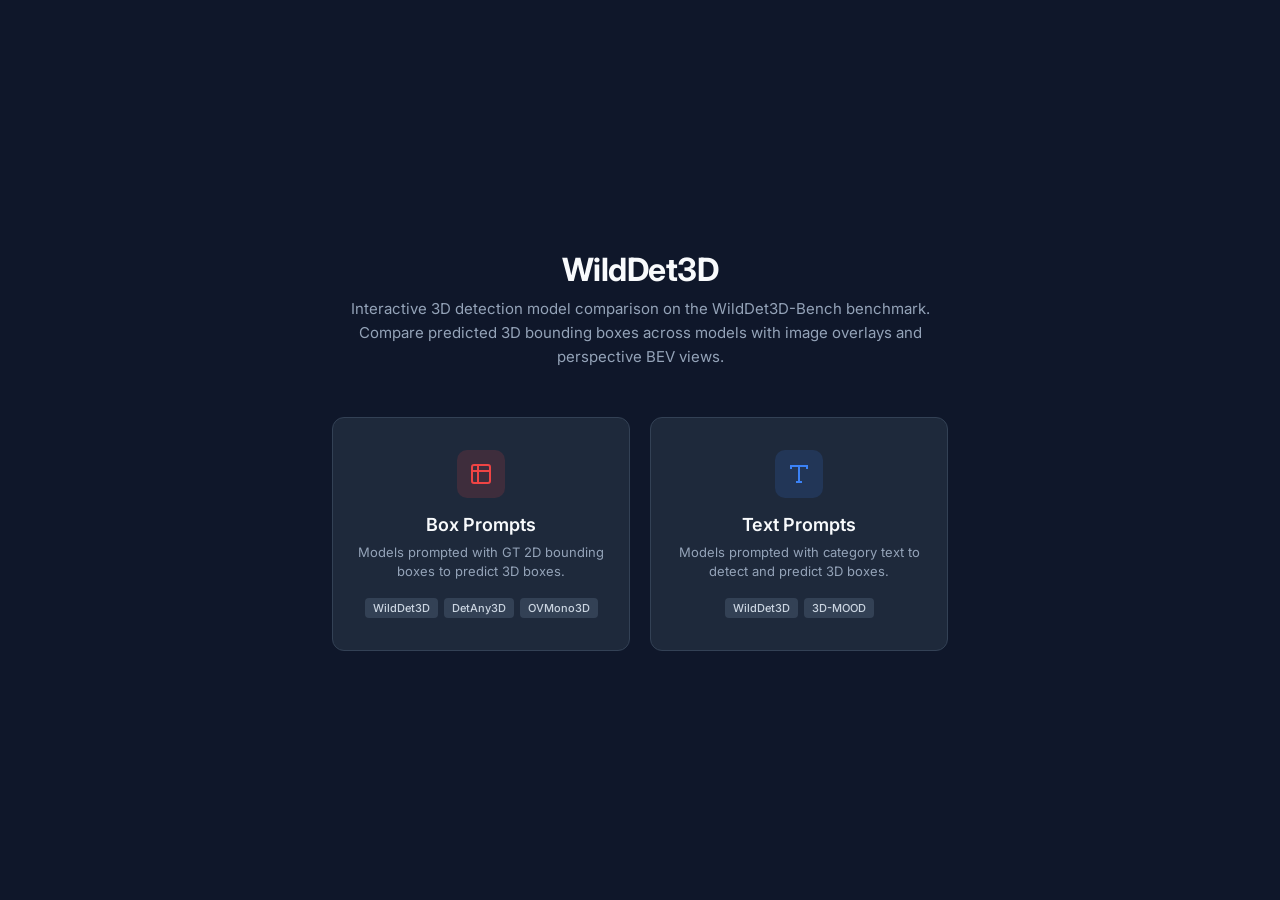
<file: index.html>
<!DOCTYPE html>
<html lang="en">
<head>
    <meta charset="UTF-8">
    <meta name="viewport" content="width=device-width, initial-scale=1.0">
    <title>WildDet3D - 3D Detection Model Comparison</title>
    <link rel="icon" type="image/svg+xml" href="assets/favicon.svg">
    <link rel="preconnect" href="https://fonts.googleapis.com">
    <link rel="preconnect" href="https://fonts.gstatic.com" crossorigin>
    <link href="https://fonts.googleapis.com/css2?family=Inter:wght@300;400;500;600;700&display=swap" rel="stylesheet">
    <style>
        *, *::before, *::after { box-sizing: border-box; margin: 0; padding: 0; }
        html, body { height: 100%; }
        body {
            font-family: 'Inter', -apple-system, BlinkMacSystemFont, 'Segoe UI', sans-serif;
            background: #0f172a;
            color: #f8fafc;
            display: flex;
            align-items: center;
            justify-content: center;
            -webkit-font-smoothing: antialiased;
        }
        .container {
            max-width: 680px;
            padding: 48px 32px;
            text-align: center;
        }
        h1 {
            font-size: 32px;
            font-weight: 700;
            letter-spacing: -0.5px;
            margin-bottom: 8px;
        }
        .subtitle {
            font-size: 15px;
            color: #94a3b8;
            line-height: 1.6;
            margin-bottom: 48px;
        }
        .cards {
            display: grid;
            grid-template-columns: 1fr 1fr;
            gap: 20px;
        }
        .card {
            background: #1e293b;
            border: 1px solid #334155;
            border-radius: 12px;
            padding: 32px 24px;
            text-decoration: none;
            color: inherit;
            transition: all 200ms ease;
        }
        .card:hover {
            border-color: #3b82f6;
            transform: translateY(-2px);
            box-shadow: 0 8px 24px rgba(0, 0, 0, 0.3);
        }
        .card-icon {
            width: 48px;
            height: 48px;
            border-radius: 10px;
            display: flex;
            align-items: center;
            justify-content: center;
            margin: 0 auto 16px;
            font-size: 22px;
        }
        .card-icon.box { background: rgba(239, 68, 68, 0.15); color: #ef4444; }
        .card-icon.text { background: rgba(59, 130, 246, 0.15); color: #3b82f6; }
        .card h2 {
            font-size: 18px;
            font-weight: 600;
            margin-bottom: 8px;
        }
        .card p {
            font-size: 13px;
            color: #94a3b8;
            line-height: 1.5;
        }
        .card .models {
            display: flex;
            gap: 6px;
            justify-content: center;
            margin-top: 16px;
            flex-wrap: wrap;
        }
        .tag {
            font-size: 11px;
            font-weight: 500;
            padding: 3px 8px;
            border-radius: 4px;
            background: #334155;
            color: #cbd5e1;
        }
        @media (max-width: 520px) {
            .cards { grid-template-columns: 1fr; }
        }
    </style>
</head>
<body>
    <div class="container">
        <h1>WildDet3D</h1>
        <p class="subtitle">
            Interactive 3D detection model comparison on the WildDet3D-Bench benchmark.<br>
            Compare predicted 3D bounding boxes across models with image overlays and perspective BEV views.
        </p>
        <div class="cards">
            <a class="card" href="box/">
                <div class="card-icon box">
                    <svg width="24" height="24" viewBox="0 0 24 24" fill="none" stroke="currentColor" stroke-width="2"><rect x="3" y="3" width="18" height="18" rx="2"/><path d="M3 9h18M9 3v18"/></svg>
                </div>
                <h2>Box Prompts</h2>
                <p>Models prompted with GT 2D bounding boxes to predict 3D boxes.</p>
                <div class="models">
                    <span class="tag">WildDet3D</span>
                    <span class="tag">DetAny3D</span>
                    <span class="tag">OVMono3D</span>
                </div>
            </a>
            <a class="card" href="text/">
                <div class="card-icon text">
                    <svg width="24" height="24" viewBox="0 0 24 24" fill="none" stroke="currentColor" stroke-width="2"><path d="M4 7V4h16v3M9 20h6M12 4v16"/></svg>
                </div>
                <h2>Text Prompts</h2>
                <p>Models prompted with category text to detect and predict 3D boxes.</p>
                <div class="models">
                    <span class="tag">WildDet3D</span>
                    <span class="tag">3D-MOOD</span>
                </div>
            </a>
        </div>
    </div>
</body>
</html>
</file>
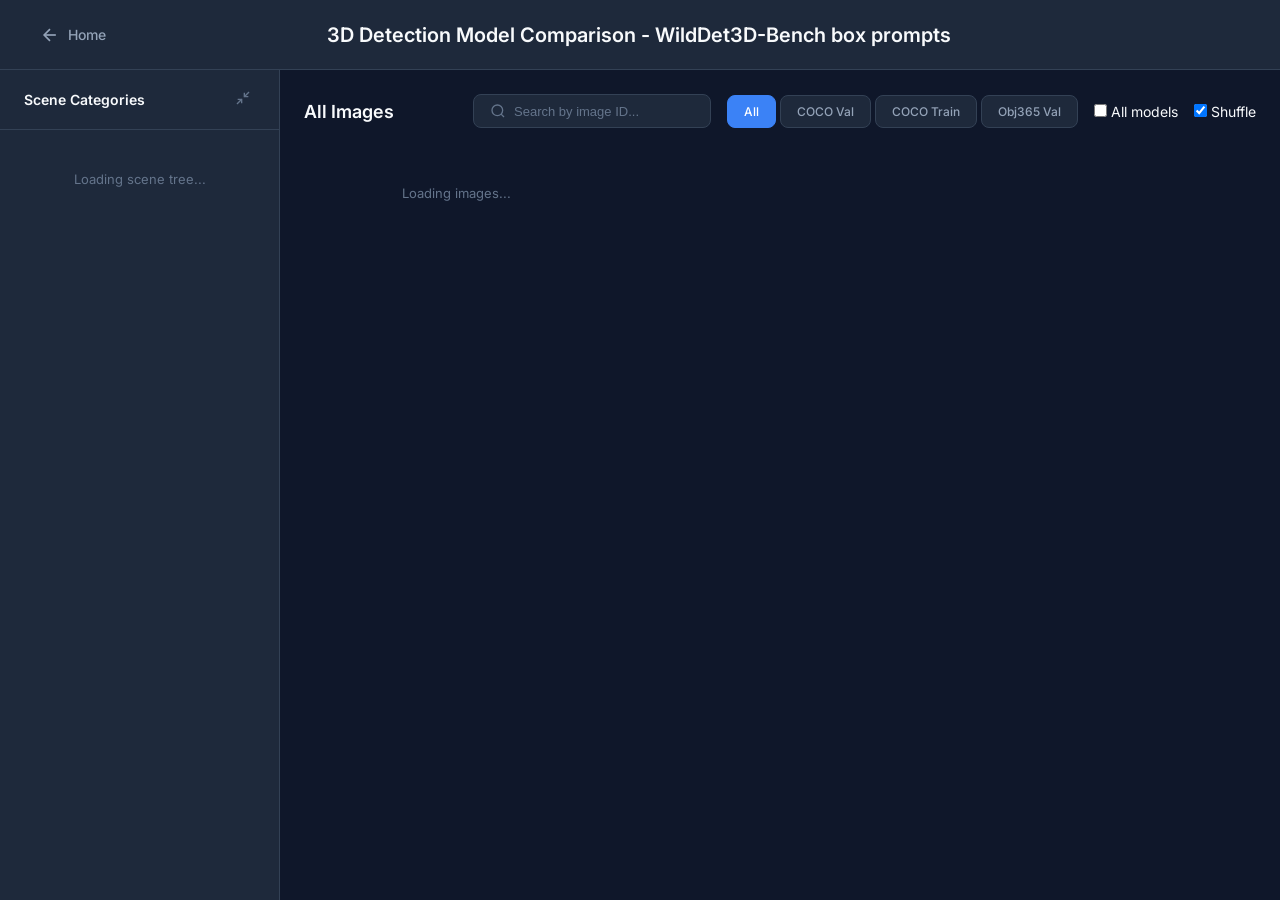
<file: box/index.html>
<!DOCTYPE html>
<html lang="en">
<head>
    <meta charset="UTF-8">
    <meta name="viewport" content="width=device-width, initial-scale=1.0">
    <title>3D Detection Model Comparison - WildDet3D-Bench box prompts</title>
    <link rel="icon" type="image/svg+xml" href="../assets/favicon.svg">
    <link rel="preconnect" href="https://fonts.googleapis.com">
    <link rel="preconnect" href="https://fonts.gstatic.com" crossorigin>
    <link href="https://fonts.googleapis.com/css2?family=Inter:wght@300;400;500;600;700&display=swap" rel="stylesheet">
    <link rel="stylesheet" href="css/styles.css">
</head>
<body>
    <div class="app-container">
        <!-- Header -->
        <header class="header">
            <div class="header-content">
                <a href="../" class="back-link">
                    <svg width="20" height="20" viewBox="0 0 24 24" fill="none" stroke="currentColor" stroke-width="2">
                        <line x1="19" y1="12" x2="5" y2="12"></line>
                        <polyline points="12 19 5 12 12 5"></polyline>
                    </svg>
                    Home
                </a>
                <h1 class="header-title">3D Detection Model Comparison - WildDet3D-Bench box prompts</h1>
                <!--
                <div class="header-stats" id="header-stats">
                    <div class="stat-item">
                        <span class="stat-value" id="stat-total">-</span>
                        <span class="stat-label">Total Images</span>
                    </div>
                    <div class="stat-item">
                        <span class="stat-value" id="stat-with-dets">-</span>
                        <span class="stat-label" id="stat-with-dets-label">With GT 3D Box(es)<br><span style="visibility:hidden">From All Models</span></span>
                    </div>
                    <div class="stat-item">
                        <span class="stat-value" id="stat-categories">-</span>
                        <span class="stat-label">Scene Categories</span>
                    </div>
                </div>
                -->
                <div class="header-spacer"></div>
            </div>
        </header>

        <!-- Main Content -->
        <div class="main-layout">
            <!-- Sidebar: Scene Tree -->
            <aside class="sidebar">
                <div class="sidebar-header">
                    <h2 class="sidebar-title">Scene Categories</h2>
                    <button class="btn-collapse-all" id="btn-collapse-all" title="Collapse All">
                        <svg width="16" height="16" viewBox="0 0 24 24" fill="none" stroke="currentColor" stroke-width="2">
                            <polyline points="4 14 10 14 10 20"></polyline>
                            <polyline points="20 10 14 10 14 4"></polyline>
                            <line x1="14" y1="10" x2="21" y2="3"></line>
                            <line x1="3" y1="21" x2="10" y2="14"></line>
                        </svg>
                    </button>
                </div>
                <div class="tree-container" id="tree-container">
                    <div class="loading">Loading scene tree...</div>
                </div>
            </aside>

            <!-- Content: Image Grid -->
            <main class="content">
                <div class="content-header">
                    <h2 class="content-title" id="content-title">All Images</h2>
                    <div class="content-controls">
                        <div class="search-box">
                            <svg width="16" height="16" viewBox="0 0 24 24" fill="none" stroke="currentColor" stroke-width="2">
                                <circle cx="11" cy="11" r="8"></circle>
                                <line x1="21" y1="21" x2="16.65" y2="16.65"></line>
                            </svg>
                            <input type="text" id="search-input" placeholder="Search by image ID...">
                        </div>
                        <div class="filter-buttons">
                            <button class="filter-btn active" data-filter="all">All</button>
                            <button class="filter-btn" data-filter="coco_val">COCO Val</button>
                            <button class="filter-btn" data-filter="coco_train">COCO Train</button>
                            <button class="filter-btn" data-filter="obj365_val">Obj365 Val</button>
                        </div>
                        <label class="control-checkbox" id="all-models-filter">
                            <input type="checkbox" id="require-all-models">
                            <span>All models</span>
                        </label>
                        <label class="control-checkbox">
                            <input type="checkbox" id="shuffle-images" checked>
                            <span>Shuffle</span>
                        </label>
                    </div>
                </div>

                <div class="image-grid" id="image-grid">
                    <div class="loading">Loading images...</div>
                </div>

                <div class="pagination" id="pagination">
                    <!-- Pagination rendered by JS -->
                </div>
            </main>
        </div>
    </div>

    <script src="js/scene-tree.js"></script>
    <script src="js/app.js"></script>
    <script src="js/gallery.js"></script>
</body>
</html>
</file>
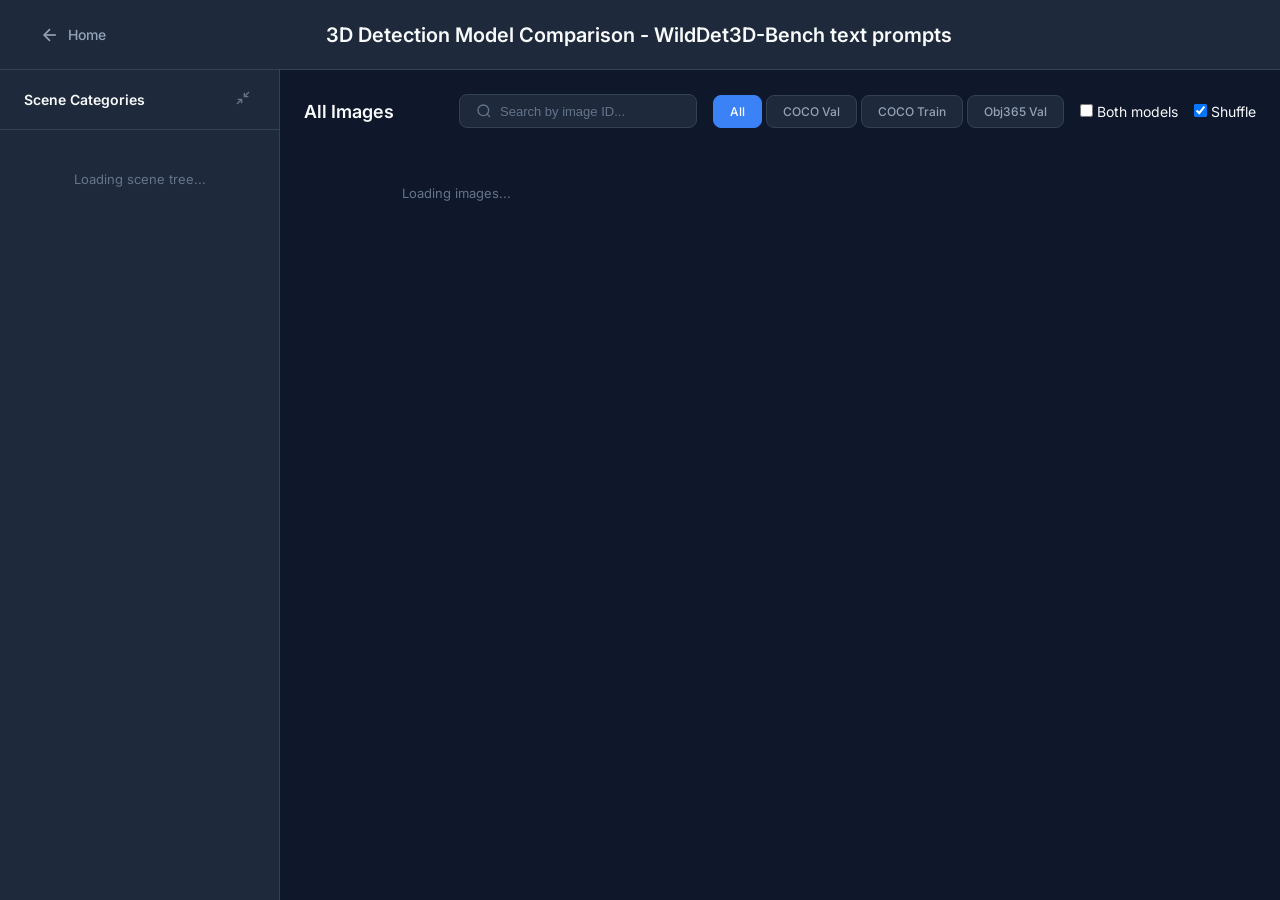
<file: text/index.html>
<!DOCTYPE html>
<html lang="en">
<head>
    <meta charset="UTF-8">
    <meta name="viewport" content="width=device-width, initial-scale=1.0">
    <title>3D Detection Model Comparison - WildDet3D-Bench text prompts</title>
    <link rel="icon" type="image/svg+xml" href="../assets/favicon.svg">
    <link rel="preconnect" href="https://fonts.googleapis.com">
    <link rel="preconnect" href="https://fonts.gstatic.com" crossorigin>
    <link href="https://fonts.googleapis.com/css2?family=Inter:wght@300;400;500;600;700&display=swap" rel="stylesheet">
    <link rel="stylesheet" href="css/styles.css">
</head>
<body>
    <div class="app-container">
        <!-- Header -->
        <header class="header">
            <div class="header-content">
                <a href="../" class="back-link">
                    <svg width="20" height="20" viewBox="0 0 24 24" fill="none" stroke="currentColor" stroke-width="2">
                        <line x1="19" y1="12" x2="5" y2="12"></line>
                        <polyline points="12 19 5 12 12 5"></polyline>
                    </svg>
                    Home
                </a>
                <h1 class="header-title">3D Detection Model Comparison - WildDet3D-Bench text prompts</h1>
                <!--
                <div class="header-stats" id="header-stats">
                    <div class="stat-item">
                        <span class="stat-value" id="stat-total">-</span>
                        <span class="stat-label">Total Images</span>
                    </div>
                    <div class="stat-item">
                        <span class="stat-value" id="stat-with-dets">-</span>
                        <span class="stat-label" id="stat-with-dets-label">With Detection(s)<br>From Either Model</span>
                    </div>
                    <div class="stat-item">
                        <span class="stat-value" id="stat-categories">-</span>
                        <span class="stat-label">Scene Categories</span>
                    </div>
                </div>
                -->
                <div class="header-spacer"></div>
            </div>
        </header>

        <!-- Main Content -->
        <div class="main-layout">
            <!-- Sidebar: Scene Tree -->
            <aside class="sidebar">
                <div class="sidebar-header">
                    <h2 class="sidebar-title">Scene Categories</h2>
                    <button class="btn-collapse-all" id="btn-collapse-all" title="Collapse All">
                        <svg width="16" height="16" viewBox="0 0 24 24" fill="none" stroke="currentColor" stroke-width="2">
                            <polyline points="4 14 10 14 10 20"></polyline>
                            <polyline points="20 10 14 10 14 4"></polyline>
                            <line x1="14" y1="10" x2="21" y2="3"></line>
                            <line x1="3" y1="21" x2="10" y2="14"></line>
                        </svg>
                    </button>
                </div>
                <div class="tree-container" id="tree-container">
                    <div class="loading">Loading scene tree...</div>
                </div>
            </aside>

            <!-- Content: Image Grid -->
            <main class="content">
                <div class="content-header">
                    <h2 class="content-title" id="content-title">All Images</h2>
                    <div class="content-controls">
                        <div class="search-box">
                            <svg width="16" height="16" viewBox="0 0 24 24" fill="none" stroke="currentColor" stroke-width="2">
                                <circle cx="11" cy="11" r="8"></circle>
                                <line x1="21" y1="21" x2="16.65" y2="16.65"></line>
                            </svg>
                            <input type="text" id="search-input" placeholder="Search by image ID...">
                        </div>
                        <div class="filter-buttons">
                            <button class="filter-btn active" data-filter="all">All</button>
                            <button class="filter-btn" data-filter="coco_val">COCO Val</button>
                            <button class="filter-btn" data-filter="coco_train">COCO Train</button>
                            <button class="filter-btn" data-filter="obj365_val">Obj365 Val</button>
                        </div>
                        <label class="control-checkbox" id="all-models-filter">
                            <input type="checkbox" id="require-all-models">
                            <span>Both models</span>
                        </label>
                        <label class="control-checkbox">
                            <input type="checkbox" id="shuffle-images" checked>
                            <span>Shuffle</span>
                        </label>
                    </div>
                </div>

                <div class="image-grid" id="image-grid">
                    <div class="loading">Loading images...</div>
                </div>

                <div class="pagination" id="pagination">
                    <!-- Pagination rendered by JS -->
                </div>
            </main>
        </div>
    </div>

    <script src="js/scene-tree.js"></script>
    <script src="js/app.js"></script>
    <script src="js/gallery.js"></script>
</body>
</html>
</file>
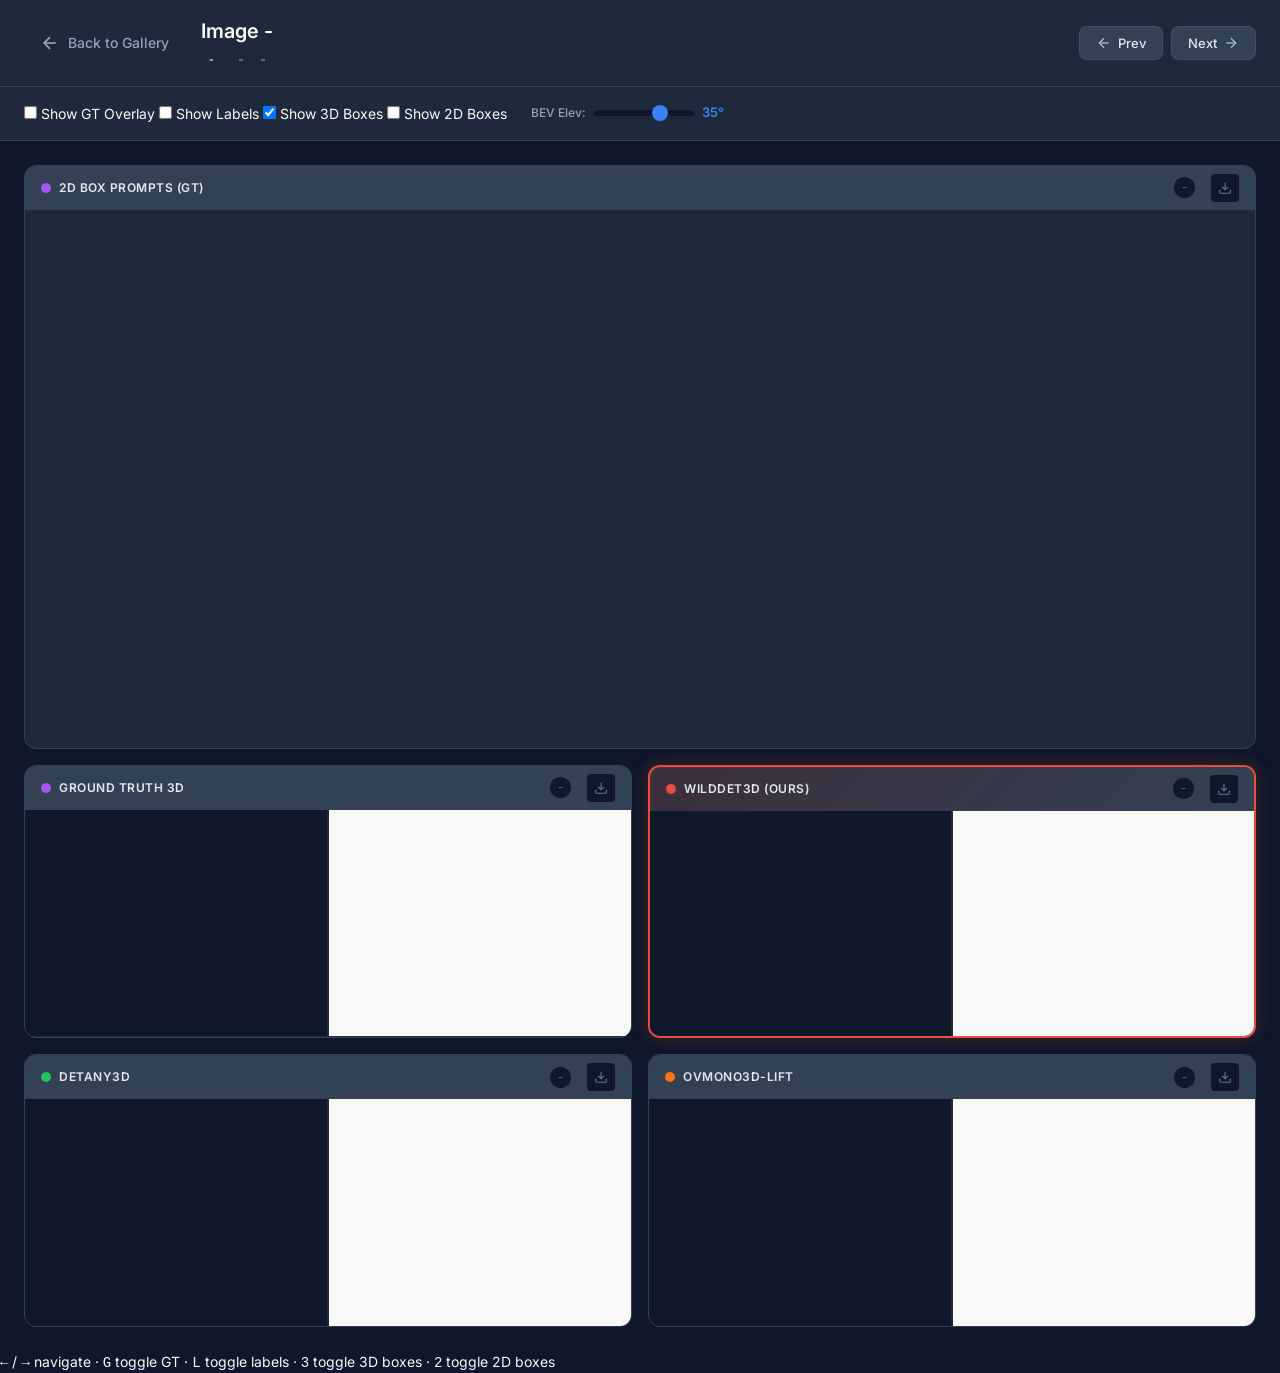
<file: image.html>
<!DOCTYPE html>
<html lang="en">
<head>
    <meta charset="UTF-8">
    <meta name="viewport" content="width=device-width, initial-scale=1.0">
    <title>Image Detail - 3D Detection Comparison</title>
    <link rel="preconnect" href="https://fonts.googleapis.com">
    <link rel="preconnect" href="https://fonts.gstatic.com" crossorigin>
    <link href="https://fonts.googleapis.com/css2?family=Inter:wght@300;400;500;600;700&display=swap" rel="stylesheet">
    <link rel="stylesheet" href="css/styles.css">
</head>
<body>
    <div class="app-container detail-page">
        <!-- Header -->
        <header class="header">
            <div class="header-content">
                <a href="index.html" class="back-link">
                    <svg width="20" height="20" viewBox="0 0 24 24" fill="none" stroke="currentColor" stroke-width="2">
                        <line x1="19" y1="12" x2="5" y2="12"></line>
                        <polyline points="12 19 5 12 12 5"></polyline>
                    </svg>
                    Back to Gallery
                </a>
                <div class="image-info" id="image-info">
                    <h1 class="header-title">Image <span id="image-id">-</span></h1>
                    <div class="image-meta">
                        <span class="badge" id="source-badge">-</span>
                        <span class="meta-item" id="scene-path">-</span>
                        <span class="meta-item" id="dimensions">-</span>
                    </div>
                </div>
                <div class="nav-buttons">
                    <button class="nav-btn" id="btn-prev" title="Previous image">
                        <svg width="16" height="16" viewBox="0 0 24 24" fill="none" stroke="currentColor" stroke-width="2">
                            <line x1="19" y1="12" x2="5" y2="12"></line>
                            <polyline points="12 19 5 12 12 5"></polyline>
                        </svg>
                        Prev
                    </button>
                    <button class="nav-btn" id="btn-next" title="Next image">
                        Next
                        <svg width="16" height="16" viewBox="0 0 24 24" fill="none" stroke="currentColor" stroke-width="2">
                            <line x1="5" y1="12" x2="19" y2="12"></line>
                            <polyline points="12 5 19 12 12 19"></polyline>
                        </svg>
                    </button>
                </div>
            </div>
        </header>

        <!-- Controls Bar -->
        <div class="controls-bar">
            <div class="control-group">
                <label class="control-checkbox">
                    <input type="checkbox" id="show-gt">
                    <span>Show GT Overlay</span>
                </label>
                <label class="control-checkbox">
                    <input type="checkbox" id="show-labels">
                    <span>Show Labels</span>
                </label>
                <label class="control-checkbox">
                    <input type="checkbox" id="show-3d" checked>
                    <span>Show 3D Boxes</span>
                </label>
                <label class="control-checkbox">
                    <input type="checkbox" id="show-2d">
                    <span>Show 2D Boxes</span>
                </label>
            </div>
            <div class="control-group bev-elev-group">
                <label class="control-label">BEV Elev:</label>
                <input type="range" id="bev-elev" min="-90" max="90" value="35" step="1">
                <span class="elev-display" id="elev-display">35</span>
            </div>

        </div>

        <!-- Row 1: GT 2D boxes (prompts), full width, no BEV -->
        <main class="comparison-layout">
            <div class="model-card gt-prompt-card" id="panel-GT-2D">
                <div class="model-card-header">
                    <span class="model-dot" style="background: #a855f7;"></span>
                    <span class="model-name">2D Box Prompts (GT)</span>
                    <span class="det-count" id="count-GT-2D">-</span>
                    <button class="download-btn" onclick="downloadCard('GT-2D')" title="Download">
                        <svg width="14" height="14" viewBox="0 0 24 24" fill="none" stroke="currentColor" stroke-width="2"><path d="M21 15v4a2 2 0 01-2 2H5a2 2 0 01-2-2v-4"/><polyline points="7 10 12 15 17 10"/><line x1="12" y1="15" x2="12" y2="3"/></svg>
                    </button>
                </div>
                <div class="canvas-wrap">
                    <canvas id="canvas-GT-2D"></canvas>
                </div>
            </div>

            <!-- Row 2: 2x2 grid (GT 3D + 3 models), each cell = overlay + BEV -->
            <div class="models-grid">
                <div class="model-card" id="panel-GT">
                    <div class="model-card-header">
                        <span class="model-dot" style="background: #a855f7;"></span>
                        <span class="model-name">Ground Truth 3D</span>
                        <span class="det-count" id="count-GT">-</span>
                        <button class="download-btn" onclick="downloadCard('GT')" title="Download">
                            <svg width="14" height="14" viewBox="0 0 24 24" fill="none" stroke="currentColor" stroke-width="2"><path d="M21 15v4a2 2 0 01-2 2H5a2 2 0 01-2-2v-4"/><polyline points="7 10 12 15 17 10"/><line x1="12" y1="15" x2="12" y2="3"/></svg>
                        </button>
                    </div>
                    <div class="dual-canvas">
                        <div class="canvas-wrap"><canvas id="canvas-GT"></canvas></div>
                        <div class="canvas-wrap bev-wrap"><canvas id="bev-GT"></canvas></div>
                    </div>
                </div>

                <div class="model-card featured" id="panel-SAM3_3D">
                    <div class="model-card-header">
                        <span class="model-dot" style="background: #e74c3c;"></span>
                        <span class="model-name">WildDet3D (Ours)</span>
                        <span class="det-count" id="count-SAM3_3D">-</span>
                        <button class="download-btn" onclick="downloadCard('SAM3_3D')" title="Download">
                            <svg width="14" height="14" viewBox="0 0 24 24" fill="none" stroke="currentColor" stroke-width="2"><path d="M21 15v4a2 2 0 01-2 2H5a2 2 0 01-2-2v-4"/><polyline points="7 10 12 15 17 10"/><line x1="12" y1="15" x2="12" y2="3"/></svg>
                        </button>
                    </div>
                    <div class="dual-canvas">
                        <div class="canvas-wrap"><canvas id="canvas-SAM3_3D"></canvas></div>
                        <div class="canvas-wrap bev-wrap"><canvas id="bev-SAM3_3D"></canvas></div>
                    </div>
                </div>

                <div class="model-card" id="panel-DetAny3D">
                    <div class="model-card-header">
                        <span class="model-dot" style="background: #22c55e;"></span>
                        <span class="model-name">DetAny3D</span>
                        <span class="det-count" id="count-DetAny3D">-</span>
                        <button class="download-btn" onclick="downloadCard('DetAny3D')" title="Download">
                            <svg width="14" height="14" viewBox="0 0 24 24" fill="none" stroke="currentColor" stroke-width="2"><path d="M21 15v4a2 2 0 01-2 2H5a2 2 0 01-2-2v-4"/><polyline points="7 10 12 15 17 10"/><line x1="12" y1="15" x2="12" y2="3"/></svg>
                        </button>
                    </div>
                    <div class="dual-canvas">
                        <div class="canvas-wrap"><canvas id="canvas-DetAny3D"></canvas></div>
                        <div class="canvas-wrap bev-wrap"><canvas id="bev-DetAny3D"></canvas></div>
                    </div>
                </div>

                <div class="model-card" id="panel-OVMono3D">
                    <div class="model-card-header">
                        <span class="model-dot" style="background: #f97316;"></span>
                        <span class="model-name">OVMono3D-LIFT</span>
                        <span class="det-count" id="count-OVMono3D">-</span>
                        <button class="download-btn" onclick="downloadCard('OVMono3D')" title="Download">
                            <svg width="14" height="14" viewBox="0 0 24 24" fill="none" stroke="currentColor" stroke-width="2"><path d="M21 15v4a2 2 0 01-2 2H5a2 2 0 01-2-2v-4"/><polyline points="7 10 12 15 17 10"/><line x1="12" y1="15" x2="12" y2="3"/></svg>
                        </button>
                    </div>
                    <div class="dual-canvas">
                        <div class="canvas-wrap"><canvas id="canvas-OVMono3D"></canvas></div>
                        <div class="canvas-wrap bev-wrap"><canvas id="bev-OVMono3D"></canvas></div>
                    </div>
                </div>
            </div>
        </main>

        <!-- Keyboard Hints -->
        <div class="kbd-hints">
            <kbd>&larr;</kbd> / <kbd>&rarr;</kbd> navigate &middot;
            <kbd>G</kbd> toggle GT &middot;
            <kbd>L</kbd> toggle labels &middot;
            <kbd>3</kbd> toggle 3D boxes &middot;
            <kbd>2</kbd> toggle 2D boxes
        </div>
    </div>

    <script src="js/overlay-renderer.js"></script>
    <script src="js/bev-renderer.js"></script>
    <script src="js/app.js"></script>
    <script src="js/detail.js"></script>
</body>
</html>
</file>
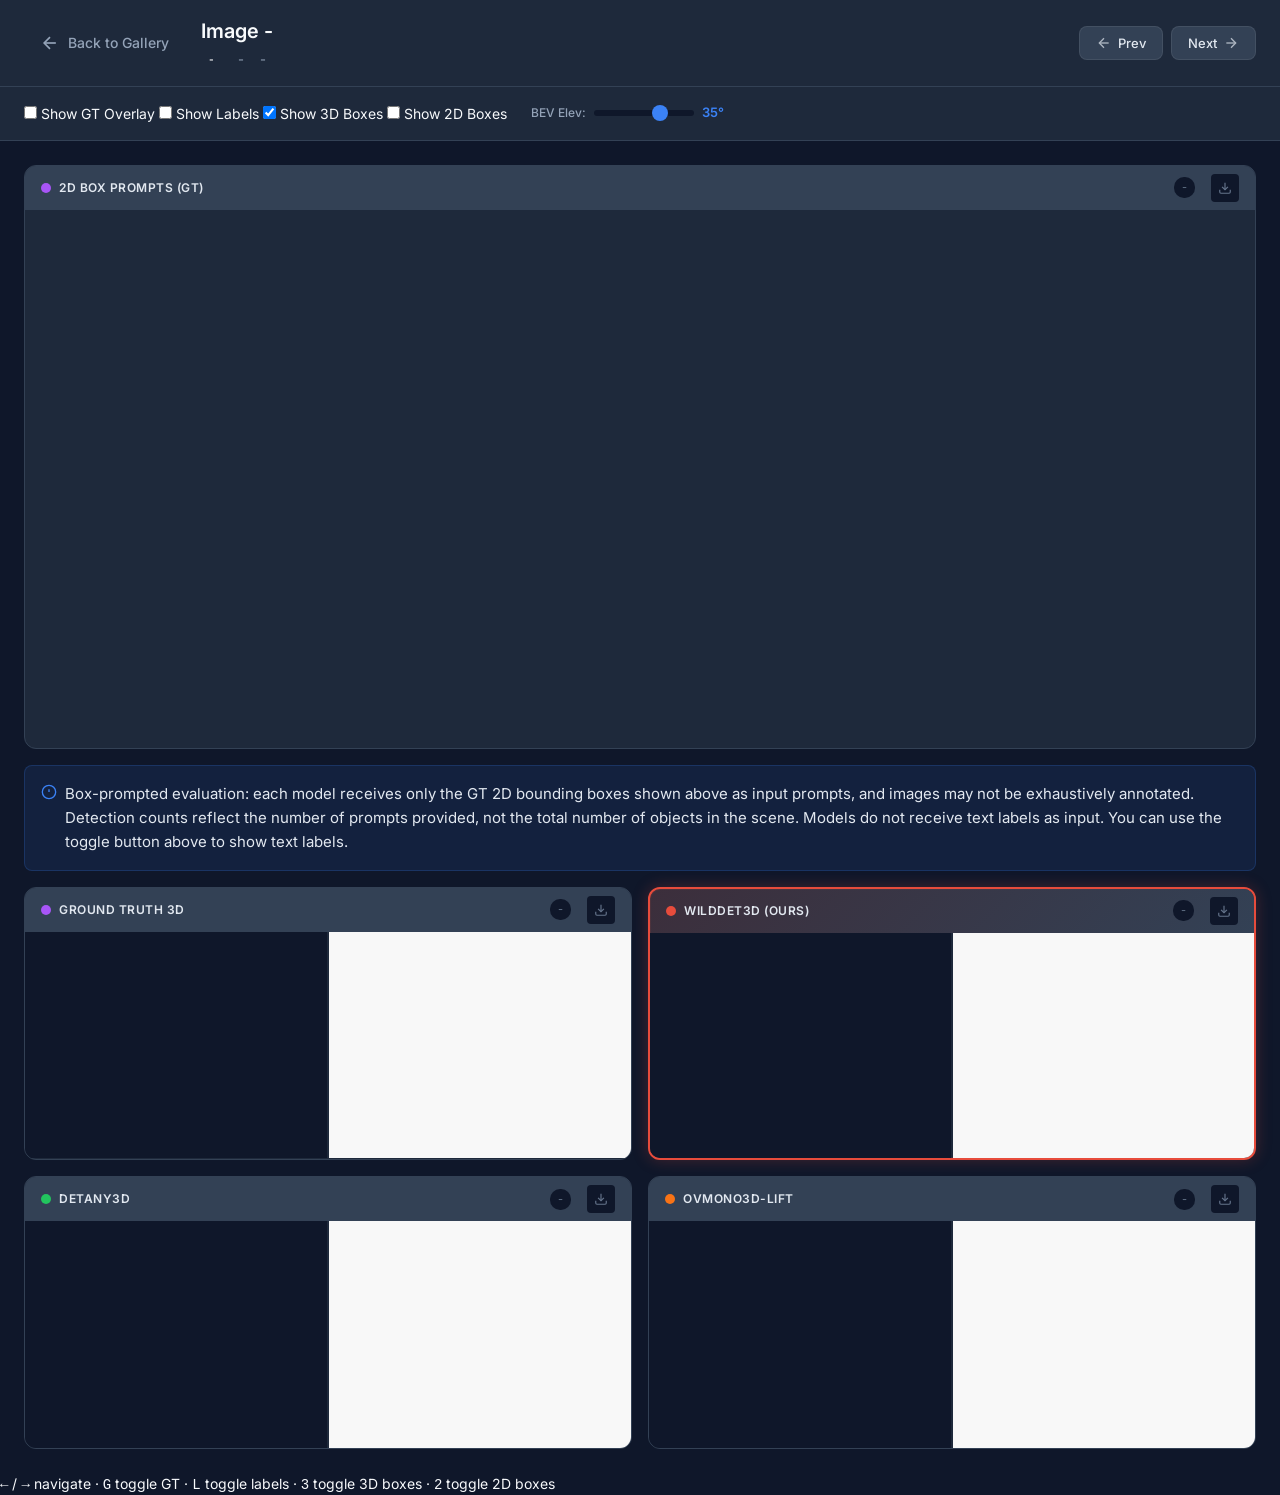
<file: box/image.html>
<!DOCTYPE html>
<html lang="en">
<head>
    <meta charset="UTF-8">
    <meta name="viewport" content="width=device-width, initial-scale=1.0">
    <title>Image Detail - 3D Detection Comparison</title>
    <link rel="icon" type="image/svg+xml" href="../assets/favicon.svg">
    <link rel="preconnect" href="https://fonts.googleapis.com">
    <link rel="preconnect" href="https://fonts.gstatic.com" crossorigin>
    <link href="https://fonts.googleapis.com/css2?family=Inter:wght@300;400;500;600;700&display=swap" rel="stylesheet">
    <link rel="stylesheet" href="css/styles.css">
</head>
<body>
    <div class="app-container detail-page">
        <!-- Header -->
        <header class="header">
            <div class="header-content">
                <a href="index.html" class="back-link">
                    <svg width="20" height="20" viewBox="0 0 24 24" fill="none" stroke="currentColor" stroke-width="2">
                        <line x1="19" y1="12" x2="5" y2="12"></line>
                        <polyline points="12 19 5 12 12 5"></polyline>
                    </svg>
                    Back to Gallery
                </a>
                <div class="image-info" id="image-info">
                    <h1 class="header-title">Image <span id="image-id">-</span></h1>
                    <div class="image-meta">
                        <span class="badge" id="source-badge">-</span>
                        <span class="meta-item" id="scene-path">-</span>
                        <span class="meta-item" id="dimensions">-</span>
                    </div>
                </div>
                <div class="nav-buttons">
                    <button class="nav-btn" id="btn-prev" title="Previous image">
                        <svg width="16" height="16" viewBox="0 0 24 24" fill="none" stroke="currentColor" stroke-width="2">
                            <line x1="19" y1="12" x2="5" y2="12"></line>
                            <polyline points="12 19 5 12 12 5"></polyline>
                        </svg>
                        Prev
                    </button>
                    <button class="nav-btn" id="btn-next" title="Next image">
                        Next
                        <svg width="16" height="16" viewBox="0 0 24 24" fill="none" stroke="currentColor" stroke-width="2">
                            <line x1="5" y1="12" x2="19" y2="12"></line>
                            <polyline points="12 5 19 12 12 19"></polyline>
                        </svg>
                    </button>
                </div>
            </div>
        </header>

        <!-- Controls Bar -->
        <div class="controls-bar">
            <div class="control-group">
                <label class="control-checkbox">
                    <input type="checkbox" id="show-gt">
                    <span>Show GT Overlay</span>
                </label>
                <label class="control-checkbox">
                    <input type="checkbox" id="show-labels">
                    <span>Show Labels</span>
                </label>
                <label class="control-checkbox">
                    <input type="checkbox" id="show-3d" checked>
                    <span>Show 3D Boxes</span>
                </label>
                <label class="control-checkbox">
                    <input type="checkbox" id="show-2d">
                    <span>Show 2D Boxes</span>
                </label>
            </div>
            <div class="control-group bev-elev-group">
                <label class="control-label">BEV Elev:</label>
                <input type="range" id="bev-elev" min="-90" max="90" value="35" step="1">
                <span class="elev-display" id="elev-display">35</span>
            </div>

        </div>

        <!-- Row 1: GT 2D boxes (prompts), full width, no BEV -->
        <main class="comparison-layout">
            <div class="model-card gt-prompt-card" id="panel-GT-2D">
                <div class="model-card-header">
                    <span class="model-dot" style="background: #a855f7;"></span>
                    <span class="model-name">2D Box Prompts (GT)</span>
                    <span class="det-count" id="count-GT-2D">-</span>
                    <button class="download-btn" onclick="downloadCard('GT-2D')" title="Download">
                        <svg width="14" height="14" viewBox="0 0 24 24" fill="none" stroke="currentColor" stroke-width="2"><path d="M21 15v4a2 2 0 01-2 2H5a2 2 0 01-2-2v-4"/><polyline points="7 10 12 15 17 10"/><line x1="12" y1="15" x2="12" y2="3"/></svg>
                    </button>
                </div>
                <div class="canvas-wrap">
                    <canvas id="canvas-GT-2D"></canvas>
                </div>
            </div>

            <!-- Disclaimer -->
            <div class="disclaimer">
                <svg width="16" height="16" viewBox="0 0 24 24" fill="none" stroke="currentColor" stroke-width="2"><circle cx="12" cy="12" r="10"/><line x1="12" y1="8" x2="12" y2="12"/><line x1="12" y1="16" x2="12.01" y2="16"/></svg>
                <span>Box-prompted evaluation: each model receives only the GT 2D bounding boxes shown above as input prompts, and images may not be exhaustively annotated. Detection counts reflect the number of prompts provided, not the total number of objects in the scene. Models do not receive text labels as input. You can use the toggle button above to show text labels.</span>
            </div>

            <!-- Row 2: 2x2 grid (GT 3D + 3 models), each cell = overlay + BEV -->
            <div class="models-grid">
                <div class="model-card" id="panel-GT">
                    <div class="model-card-header">
                        <span class="model-dot" style="background: #a855f7;"></span>
                        <span class="model-name">Ground Truth 3D</span>
                        <span class="det-count" id="count-GT">-</span>
                        <button class="download-btn" onclick="downloadCard('GT')" title="Download">
                            <svg width="14" height="14" viewBox="0 0 24 24" fill="none" stroke="currentColor" stroke-width="2"><path d="M21 15v4a2 2 0 01-2 2H5a2 2 0 01-2-2v-4"/><polyline points="7 10 12 15 17 10"/><line x1="12" y1="15" x2="12" y2="3"/></svg>
                        </button>
                    </div>
                    <div class="dual-canvas">
                        <div class="canvas-wrap"><canvas id="canvas-GT"></canvas></div>
                        <div class="canvas-wrap bev-wrap"><canvas id="bev-GT"></canvas></div>
                    </div>
                </div>

                <div class="model-card featured" id="panel-SAM3_3D">
                    <div class="model-card-header">
                        <span class="model-dot" style="background: #e74c3c;"></span>
                        <span class="model-name">WildDet3D (Ours)</span>
                        <span class="det-count" id="count-SAM3_3D">-</span>
                        <button class="download-btn" onclick="downloadCard('SAM3_3D')" title="Download">
                            <svg width="14" height="14" viewBox="0 0 24 24" fill="none" stroke="currentColor" stroke-width="2"><path d="M21 15v4a2 2 0 01-2 2H5a2 2 0 01-2-2v-4"/><polyline points="7 10 12 15 17 10"/><line x1="12" y1="15" x2="12" y2="3"/></svg>
                        </button>
                    </div>
                    <div class="dual-canvas">
                        <div class="canvas-wrap"><canvas id="canvas-SAM3_3D"></canvas></div>
                        <div class="canvas-wrap bev-wrap"><canvas id="bev-SAM3_3D"></canvas></div>
                    </div>
                </div>

                <div class="model-card" id="panel-DetAny3D">
                    <div class="model-card-header">
                        <span class="model-dot" style="background: #22c55e;"></span>
                        <span class="model-name">DetAny3D</span>
                        <span class="det-count" id="count-DetAny3D">-</span>
                        <button class="download-btn" onclick="downloadCard('DetAny3D')" title="Download">
                            <svg width="14" height="14" viewBox="0 0 24 24" fill="none" stroke="currentColor" stroke-width="2"><path d="M21 15v4a2 2 0 01-2 2H5a2 2 0 01-2-2v-4"/><polyline points="7 10 12 15 17 10"/><line x1="12" y1="15" x2="12" y2="3"/></svg>
                        </button>
                    </div>
                    <div class="dual-canvas">
                        <div class="canvas-wrap"><canvas id="canvas-DetAny3D"></canvas></div>
                        <div class="canvas-wrap bev-wrap"><canvas id="bev-DetAny3D"></canvas></div>
                    </div>
                </div>

                <div class="model-card" id="panel-OVMono3D">
                    <div class="model-card-header">
                        <span class="model-dot" style="background: #f97316;"></span>
                        <span class="model-name">OVMono3D-LIFT</span>
                        <span class="det-count" id="count-OVMono3D">-</span>
                        <button class="download-btn" onclick="downloadCard('OVMono3D')" title="Download">
                            <svg width="14" height="14" viewBox="0 0 24 24" fill="none" stroke="currentColor" stroke-width="2"><path d="M21 15v4a2 2 0 01-2 2H5a2 2 0 01-2-2v-4"/><polyline points="7 10 12 15 17 10"/><line x1="12" y1="15" x2="12" y2="3"/></svg>
                        </button>
                    </div>
                    <div class="dual-canvas">
                        <div class="canvas-wrap"><canvas id="canvas-OVMono3D"></canvas></div>
                        <div class="canvas-wrap bev-wrap"><canvas id="bev-OVMono3D"></canvas></div>
                    </div>
                </div>
            </div>
        </main>

        <!-- Keyboard Hints -->
        <div class="kbd-hints">
            <kbd>&larr;</kbd> / <kbd>&rarr;</kbd> navigate &middot;
            <kbd>G</kbd> toggle GT &middot;
            <kbd>L</kbd> toggle labels &middot;
            <kbd>3</kbd> toggle 3D boxes &middot;
            <kbd>2</kbd> toggle 2D boxes
        </div>
    </div>

    <script src="js/overlay-renderer.js"></script>
    <script src="js/bev-renderer.js"></script>
    <script src="js/app.js"></script>
    <script src="js/detail.js"></script>
</body>
</html>
</file>
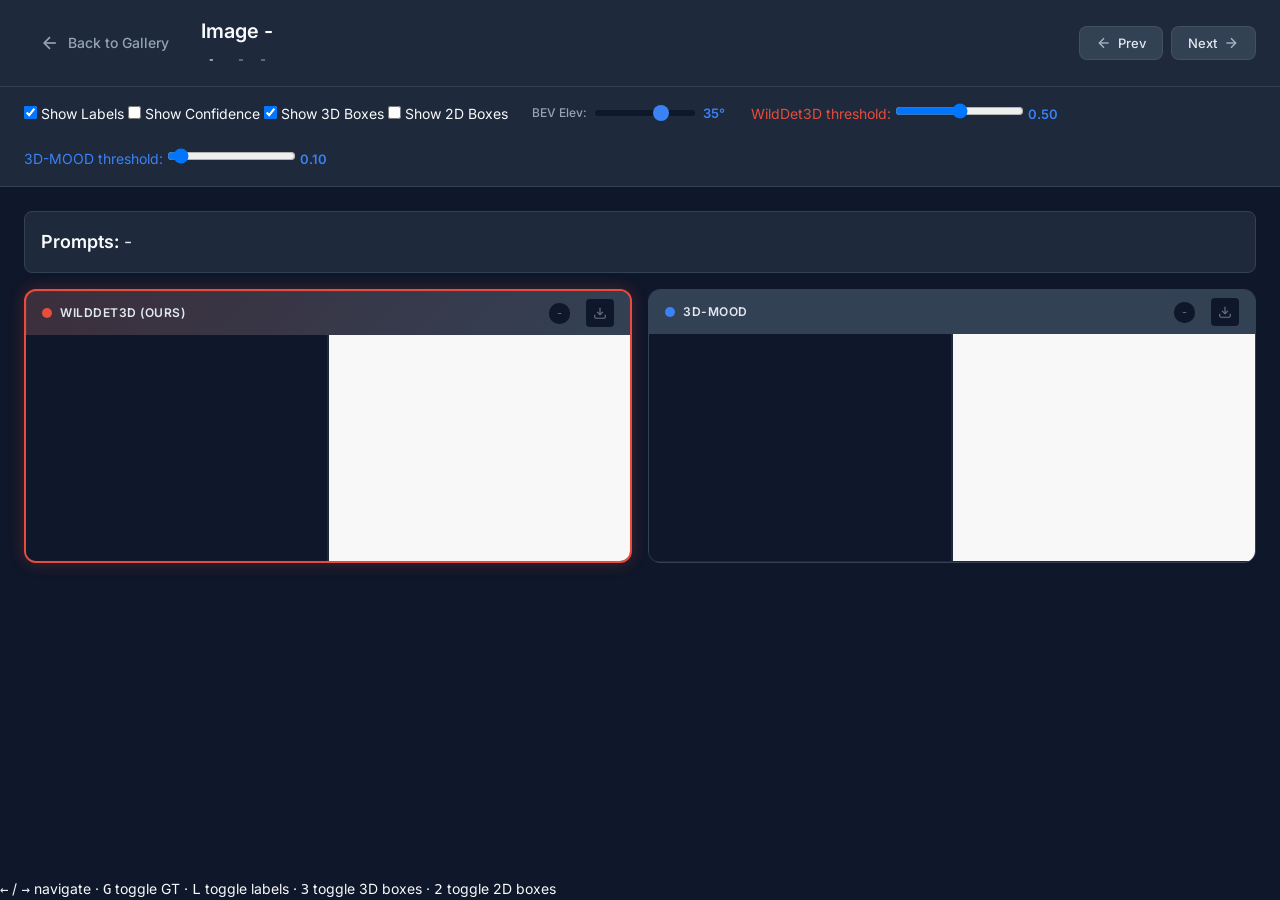
<file: text/image.html>
<!DOCTYPE html>
<html lang="en">
<head>
    <meta charset="UTF-8">
    <meta name="viewport" content="width=device-width, initial-scale=1.0">
    <title>Image Detail - 3D Detection Comparison</title>
    <link rel="icon" type="image/svg+xml" href="../assets/favicon.svg">
    <link rel="preconnect" href="https://fonts.googleapis.com">
    <link rel="preconnect" href="https://fonts.gstatic.com" crossorigin>
    <link href="https://fonts.googleapis.com/css2?family=Inter:wght@300;400;500;600;700&display=swap" rel="stylesheet">
    <link rel="stylesheet" href="css/styles.css">
</head>
<body>
    <div class="app-container detail-page">
        <!-- Header -->
        <header class="header">
            <div class="header-content">
                <a href="index.html" class="back-link">
                    <svg width="20" height="20" viewBox="0 0 24 24" fill="none" stroke="currentColor" stroke-width="2">
                        <line x1="19" y1="12" x2="5" y2="12"></line>
                        <polyline points="12 19 5 12 12 5"></polyline>
                    </svg>
                    Back to Gallery
                </a>
                <div class="image-info" id="image-info">
                    <h1 class="header-title">Image <span id="image-id">-</span></h1>
                    <div class="image-meta">
                        <span class="badge" id="source-badge">-</span>
                        <span class="meta-item" id="scene-path">-</span>
                        <span class="meta-item" id="dimensions">-</span>
                    </div>
                </div>
                <div class="nav-buttons">
                    <button class="nav-btn" id="btn-prev" title="Previous image">
                        <svg width="16" height="16" viewBox="0 0 24 24" fill="none" stroke="currentColor" stroke-width="2">
                            <line x1="19" y1="12" x2="5" y2="12"></line>
                            <polyline points="12 19 5 12 12 5"></polyline>
                        </svg>
                        Prev
                    </button>
                    <button class="nav-btn" id="btn-next" title="Next image">
                        Next
                        <svg width="16" height="16" viewBox="0 0 24 24" fill="none" stroke="currentColor" stroke-width="2">
                            <line x1="5" y1="12" x2="19" y2="12"></line>
                            <polyline points="12 5 19 12 12 19"></polyline>
                        </svg>
                    </button>
                </div>
            </div>
        </header>

        <!-- Controls Bar -->
        <div class="controls-bar">
            <div class="control-group">
                <label class="control-checkbox">
                    <input type="checkbox" id="show-labels" checked>
                    <span>Show Labels</span>
                </label>
                <label class="control-checkbox">
                    <input type="checkbox" id="show-confidence">
                    <span>Show Confidence</span>
                </label>
                <label class="control-checkbox">
                    <input type="checkbox" id="show-3d" checked>
                    <span>Show 3D Boxes</span>
                </label>
                <label class="control-checkbox">
                    <input type="checkbox" id="show-2d">
                    <span>Show 2D Boxes</span>
                </label>
            </div>
            <div class="control-group bev-elev-group">
                <label class="control-label">BEV Elev:</label>
                <input type="range" id="bev-elev" min="-90" max="90" value="35" step="1">
                <span class="elev-display" id="elev-display">35</span>
            </div>
            <div class="control-group thr-group">
                <label class="control-label" style="color:#e74c3c;">WildDet3D threshold:</label>
                <input type="range" id="thr-WildDet3D" min="0.05" max="0.95" value="0.5" step="0.05">
                <span class="thr-display" id="thr-WildDet3D-display">0.50</span>
            </div>
            <div class="control-group thr-group">
                <label class="control-label" style="color:#3b82f6;">3D-MOOD threshold:</label>
                <input type="range" id="thr-3D-MOOD" min="0.05" max="0.95" value="0.1" step="0.05">
                <span class="thr-display" id="thr-3D-MOOD-display">0.10</span>
            </div>

        </div>

        <main class="comparison-layout">
            <!-- Prompts banner -->
            <div class="prompts-banner" id="prompts-banner">
                <span class="prompts-banner-label">Prompts:</span>
                <span class="prompts-banner-text" id="prompts-text">-</span>
            </div>

            <!-- Model grid, each cell = overlay + BEV -->
            <div class="models-grid">
                <div class="model-card featured" id="panel-SAM3_3D">
                    <div class="model-card-header">
                        <span class="model-dot" style="background: #e74c3c;"></span>
                        <span class="model-name">WildDet3D (Ours)</span>
                        <span class="det-count" id="count-SAM3_3D">-</span>
                        <button class="download-btn" onclick="downloadCard('SAM3_3D')" title="Download 1200x600">
                            <svg width="14" height="14" viewBox="0 0 24 24" fill="none" stroke="currentColor" stroke-width="2"><path d="M21 15v4a2 2 0 01-2 2H5a2 2 0 01-2-2v-4"/><polyline points="7 10 12 15 17 10"/><line x1="12" y1="15" x2="12" y2="3"/></svg>
                        </button>
                    </div>
                    <div class="dual-canvas">
                        <div class="canvas-wrap"><canvas id="canvas-SAM3_3D"></canvas></div>
                        <div class="canvas-wrap bev-wrap"><canvas id="bev-SAM3_3D"></canvas></div>
                    </div>
                </div>

                <div class="model-card" id="panel-GDino3D">
                    <div class="model-card-header">
                        <span class="model-dot" style="background: #3b82f6;"></span>
                        <span class="model-name">3D-MOOD</span>
                        <span class="det-count" id="count-GDino3D">-</span>
                        <button class="download-btn" onclick="downloadCard('GDino3D')" title="Download 1200x600">
                            <svg width="14" height="14" viewBox="0 0 24 24" fill="none" stroke="currentColor" stroke-width="2"><path d="M21 15v4a2 2 0 01-2 2H5a2 2 0 01-2-2v-4"/><polyline points="7 10 12 15 17 10"/><line x1="12" y1="15" x2="12" y2="3"/></svg>
                        </button>
                    </div>
                    <div class="dual-canvas">
                        <div class="canvas-wrap"><canvas id="canvas-GDino3D"></canvas></div>
                        <div class="canvas-wrap bev-wrap"><canvas id="bev-GDino3D"></canvas></div>
                    </div>
                </div>

            </div>
        </main>

        <!-- Keyboard Hints -->
        <div class="kbd-hints">
            <kbd>&larr;</kbd> / <kbd>&rarr;</kbd> navigate &middot;
            <kbd>G</kbd> toggle GT &middot;
            <kbd>L</kbd> toggle labels &middot;
            <kbd>3</kbd> toggle 3D boxes &middot;
            <kbd>2</kbd> toggle 2D boxes
        </div>
    </div>

    <script src="js/overlay-renderer.js"></script>
    <script src="js/bev-renderer.js"></script>
    <script src="js/app.js"></script>
    <script src="js/detail.js"></script>
</body>
</html>
</file>
<file: box/css/styles.css>
/* ============================================================================
   3D Detection Comparison - Professional Dark Theme
   ============================================================================ */

:root {
    /* Background Colors */
    --bg-primary: #0f172a;
    --bg-secondary: #1e293b;
    --bg-tertiary: #334155;
    --bg-hover: #475569;

    /* Text Colors */
    --text-primary: #f8fafc;
    --text-secondary: #e2e8f0;
    --text-muted: #94a3b8;
    --text-dim: #64748b;

    /* Accent */
    --accent-primary: #3b82f6;
    --accent-hover: #2563eb;

    /* Model Colors */
    --color-sam3-3d: #e74c3c;
    --color-gdino3d: #3b82f6;
    --color-detany3d: #22c55e;
    --color-ovmono3d: #f97316;
    --color-gt: #a855f7;

    /* Dataset Badge Colors */
    --badge-coco-val: #3b82f6;
    --badge-coco-train: #8b5cf6;
    --badge-obj365-val: #f97316;

    /* Spacing */
    --spacing-xs: 4px;
    --spacing-sm: 8px;
    --spacing-md: 16px;
    --spacing-lg: 24px;
    --spacing-xl: 32px;

    /* Border Radius */
    --radius-sm: 4px;
    --radius-md: 8px;
    --radius-lg: 12px;

    /* Transitions */
    --transition-fast: 150ms ease;
    --transition-normal: 250ms ease;

    /* Shadows */
    --shadow-sm: 0 1px 2px rgba(0, 0, 0, 0.3);
    --shadow-md: 0 4px 6px rgba(0, 0, 0, 0.3);
    --shadow-lg: 0 10px 15px rgba(0, 0, 0, 0.4);
}

/* ============================================================================
   Reset & Base
   ============================================================================ */

*, *::before, *::after {
    box-sizing: border-box;
    margin: 0;
    padding: 0;
}

html, body {
    height: 100%;
}

body {
    font-family: 'Inter', -apple-system, BlinkMacSystemFont, 'Segoe UI', Roboto, sans-serif;
    font-size: 14px;
    line-height: 1.5;
    color: var(--text-primary);
    background: var(--bg-primary);
    -webkit-font-smoothing: antialiased;
    -moz-osx-font-smoothing: grayscale;
}

a {
    color: var(--accent-primary);
    text-decoration: none;
    transition: color var(--transition-fast);
}

a:hover {
    color: var(--accent-hover);
}

button {
    font-family: inherit;
    cursor: pointer;
    border: none;
    background: none;
}

/* ============================================================================
   App Container
   ============================================================================ */

.app-container {
    display: flex;
    flex-direction: column;
    min-height: 100vh;
}

/* ============================================================================
   Header
   ============================================================================ */

.header {
    background: var(--bg-secondary);
    border-bottom: 1px solid var(--bg-tertiary);
    padding: var(--spacing-md) var(--spacing-lg);
    position: sticky;
    top: 0;
    z-index: 100;
}

.header-content {
    display: flex;
    align-items: center;
    justify-content: space-between;
    max-width: 1800px;
    margin: 0 auto;
}

.header-title {
    font-size: 20px;
    font-weight: 600;
    color: var(--text-primary);
}

.header-stats {
    display: flex;
    gap: var(--spacing-xl);
}

.stat-item {
    display: flex;
    flex-direction: column;
    align-items: center;
}

.stat-value {
    font-size: 24px;
    font-weight: 700;
    color: var(--accent-primary);
}

.stat-label {
    font-size: 11px;
    color: var(--text-dim);
    text-transform: uppercase;
    letter-spacing: 0.5px;
}

/* ============================================================================
   Main Layout
   ============================================================================ */

.main-layout {
    display: flex;
    flex: 1;
    overflow: hidden;
}

/* ============================================================================
   Sidebar
   ============================================================================ */

.sidebar {
    width: 280px;
    min-width: 280px;
    background: var(--bg-secondary);
    border-right: 1px solid var(--bg-tertiary);
    display: flex;
    flex-direction: column;
    overflow: hidden;
}

.sidebar-header {
    display: flex;
    align-items: center;
    justify-content: space-between;
    padding: var(--spacing-md) var(--spacing-lg);
    border-bottom: 1px solid var(--bg-tertiary);
}

.sidebar-title {
    font-size: 14px;
    font-weight: 600;
    color: var(--text-primary);
}

.btn-collapse-all {
    padding: var(--spacing-xs);
    color: var(--text-dim);
    border-radius: var(--radius-sm);
    transition: all var(--transition-fast);
}

.btn-collapse-all:hover {
    color: var(--text-primary);
    background: var(--bg-tertiary);
}

.tree-container {
    flex: 1;
    overflow-y: auto;
    padding: var(--spacing-sm);
}

/* ============================================================================
   Scene Tree
   ============================================================================ */

.tree-node {
    user-select: none;
}

.tree-node-header {
    display: flex;
    align-items: center;
    padding: var(--spacing-sm) var(--spacing-md);
    border-radius: var(--radius-md);
    cursor: pointer;
    transition: background var(--transition-fast);
}

.tree-node-header:hover {
    background: var(--bg-tertiary);
}

.tree-node-header.selected {
    background: var(--accent-primary);
}

.tree-node-header.selected .tree-node-name,
.tree-node-header.selected .tree-node-count {
    color: white;
}

.tree-toggle {
    width: 20px;
    height: 20px;
    display: flex;
    align-items: center;
    justify-content: center;
    color: var(--text-dim);
    transition: transform var(--transition-fast);
}

.tree-toggle.expanded {
    transform: rotate(90deg);
}

.tree-toggle.empty {
    visibility: hidden;
}

.tree-node-name {
    flex: 1;
    font-size: 13px;
    color: var(--text-primary);
    margin-left: var(--spacing-xs);
}

.tree-node-count {
    font-size: 11px;
    color: var(--text-dim);
    background: var(--bg-tertiary);
    padding: 2px 8px;
    border-radius: 10px;
}

.tree-children {
    margin-left: var(--spacing-lg);
    display: none;
}

.tree-children.expanded {
    display: block;
}

/* ============================================================================
   Content Area
   ============================================================================ */

.content {
    flex: 1;
    display: flex;
    flex-direction: column;
    overflow: hidden;
    padding: var(--spacing-lg);
}

.content-header {
    display: flex;
    align-items: center;
    justify-content: space-between;
    margin-bottom: var(--spacing-lg);
    flex-wrap: wrap;
    gap: var(--spacing-md);
}

.content-title {
    font-size: 18px;
    font-weight: 600;
    color: var(--text-primary);
}

.content-controls {
    display: flex;
    align-items: center;
    gap: var(--spacing-md);
}

/* Search Box */
.search-box {
    display: flex;
    align-items: center;
    gap: var(--spacing-sm);
    background: var(--bg-secondary);
    border: 1px solid var(--bg-tertiary);
    border-radius: var(--radius-md);
    padding: var(--spacing-sm) var(--spacing-md);
}

.search-box svg {
    color: var(--text-dim);
    flex-shrink: 0;
}

.search-box input {
    background: none;
    border: none;
    color: var(--text-primary);
    font-size: 13px;
    width: 180px;
    outline: none;
}

.search-box input::placeholder {
    color: var(--text-dim);
}

/* Filter Buttons */
.filter-buttons {
    display: flex;
    gap: var(--spacing-xs);
}

.filter-btn {
    padding: var(--spacing-sm) var(--spacing-md);
    font-size: 12px;
    font-weight: 500;
    color: var(--text-muted);
    background: var(--bg-secondary);
    border: 1px solid var(--bg-tertiary);
    border-radius: var(--radius-md);
    transition: all var(--transition-fast);
}

.filter-btn:hover {
    color: var(--text-primary);
    background: var(--bg-tertiary);
}

.filter-btn.active {
    color: white;
    background: var(--accent-primary);
    border-color: var(--accent-primary);
}

/* ============================================================================
   Image Grid
   ============================================================================ */

.image-grid {
    flex: 1;
    display: grid;
    grid-template-columns: repeat(4, 1fr);
    gap: var(--spacing-md);
    overflow-y: auto;
    padding-right: var(--spacing-sm);
    align-content: start;
}

.image-card {
    background: var(--bg-secondary);
    border-radius: var(--radius-lg);
    overflow: hidden;
    cursor: pointer;
    transition: all var(--transition-normal);
    border: 1px solid transparent;
}

.image-card:hover {
    transform: translateY(-4px);
    box-shadow: var(--shadow-lg);
    border-color: var(--accent-primary);
}

.card-thumb {
    aspect-ratio: 4 / 3;
    overflow: hidden;
    background: var(--bg-primary);
    display: flex;
    align-items: center;
    justify-content: center;
}

.card-thumb img,
.card-thumb canvas {
    max-width: 100%;
    max-height: 100%;
    object-fit: contain;
    display: block;
}

.card-info {
    display: flex;
    align-items: center;
    gap: var(--spacing-sm);
    padding: var(--spacing-sm) var(--spacing-md);
}

.card-id {
    font-size: 13px;
    font-weight: 600;
    color: var(--text-primary);
    white-space: nowrap;
    overflow: hidden;
    text-overflow: ellipsis;
}

.card-models {
    display: flex;
    align-items: center;
    gap: var(--spacing-xs);
    padding: 0 var(--spacing-md) var(--spacing-sm);
    flex-wrap: wrap;
}

/* Badges */
.badge {
    display: inline-block;
    padding: 2px 8px;
    font-size: 10px;
    font-weight: 600;
    text-transform: uppercase;
    border-radius: var(--radius-sm);
    color: white;
}

.badge-coco-val { background: var(--badge-coco-val); }
.badge-coco-train { background: var(--badge-coco-train); }
.badge-obj365-val { background: var(--badge-obj365-val); }

/* Model Count Pills */
.model-pill {
    display: inline-flex;
    align-items: center;
    gap: 3px;
    padding: 2px 6px;
    font-size: 10px;
    font-weight: 600;
    color: white;
    border-radius: var(--radius-sm);
    opacity: 0.9;
}

.model-pill-sam3-3d { background: var(--color-sam3-3d); }
.model-pill-gdino3d { background: var(--color-gdino3d); }
.model-pill-detany3d { background: var(--color-detany3d); }
.model-pill-ovmono3d { background: var(--color-ovmono3d); }
.model-pill-gt { background: var(--color-gt); }

/* ============================================================================
   Pagination
   ============================================================================ */

.pagination {
    display: flex;
    justify-content: center;
    align-items: center;
    gap: var(--spacing-sm);
    padding: var(--spacing-lg) 0;
    flex-shrink: 0;
}

.pagination-btn {
    min-width: 36px;
    height: 36px;
    padding: 0 var(--spacing-md);
    font-size: 13px;
    font-weight: 500;
    color: var(--text-muted);
    background: var(--bg-secondary);
    border: 1px solid var(--bg-tertiary);
    border-radius: var(--radius-md);
    transition: all var(--transition-fast);
}

.pagination-btn:hover:not(:disabled) {
    color: var(--text-primary);
    background: var(--bg-tertiary);
}

.pagination-btn.active {
    color: white;
    background: var(--accent-primary);
    border-color: var(--accent-primary);
}

.pagination-btn:disabled {
    opacity: 0.5;
    cursor: not-allowed;
}

.pagination-info {
    font-size: 13px;
    color: var(--text-dim);
    margin: 0 var(--spacing-sm);
}

/* ============================================================================
   Detail Page
   ============================================================================ */

.detail-page {
    display: flex;
    flex-direction: column;
    min-height: 100vh;
}

.detail-page .header-content {
    justify-content: flex-start;
}

.detail-header {
    display: flex;
    align-items: center;
    gap: var(--spacing-md);
    width: 100%;
}

/* Back Link */
.header-spacer {
    width: 100px;
    flex-shrink: 0;
}

.back-link {
    display: flex;
    align-items: center;
    gap: var(--spacing-sm);
    color: var(--text-muted);
    font-weight: 500;
    padding: var(--spacing-sm) var(--spacing-md);
    border-radius: var(--radius-md);
    transition: all var(--transition-fast);
    flex-shrink: 0;
}

.back-link:hover {
    color: var(--text-primary);
    background: var(--bg-tertiary);
}

.image-info {
    flex: 1;
    margin-left: var(--spacing-md);
    min-width: 0;
}

.image-info h2 {
    font-size: 16px;
    font-weight: 600;
    color: var(--text-primary);
    white-space: nowrap;
    overflow: hidden;
    text-overflow: ellipsis;
}

.image-meta {
    display: flex;
    align-items: center;
    gap: var(--spacing-md);
    margin-top: var(--spacing-xs);
}

.meta-item {
    color: var(--text-muted);
    font-size: 13px;
}

/* Nav Buttons */
.nav-buttons {
    display: flex;
    gap: var(--spacing-sm);
    flex-shrink: 0;
}

.nav-btn {
    display: inline-flex;
    align-items: center;
    gap: 6px;
    padding: 8px 16px;
    font-size: 13px;
    font-weight: 500;
    color: var(--text-secondary);
    background: var(--bg-tertiary);
    border: 1px solid rgba(255, 255, 255, 0.08);
    border-radius: var(--radius-md);
    transition: all var(--transition-fast);
}

.nav-btn svg {
    flex-shrink: 0;
    opacity: 0.7;
    transition: opacity var(--transition-fast);
}

.nav-btn:hover:not(:disabled) {
    color: var(--text-primary);
    background: var(--bg-hover);
    border-color: rgba(255, 255, 255, 0.15);
}

.nav-btn:hover:not(:disabled) svg {
    opacity: 1;
}

.nav-btn:active:not(:disabled) {
    transform: scale(0.97);
}

.nav-btn:disabled {
    opacity: 0.3;
    cursor: not-allowed;
}

/* ============================================================================
   Disclaimer Banner
   ============================================================================ */

.disclaimer {
    display: flex;
    align-items: flex-start;
    gap: var(--spacing-sm);
    padding: var(--spacing-md);
    background: rgba(59, 130, 246, 0.1);
    border: 1px solid rgba(59, 130, 246, 0.2);
    border-radius: var(--radius-md);
    font-size: 15px;
    line-height: 1.6;
    color: var(--text-secondary);
}

.disclaimer svg {
    flex-shrink: 0;
    margin-top: 2px;
    color: #3b82f6;
}

/* ============================================================================
   Controls Bar
   ============================================================================ */

.controls-bar {
    display: flex;
    align-items: center;
    gap: var(--spacing-lg);
    padding: var(--spacing-md) var(--spacing-lg);
    background: var(--bg-secondary);
    border-bottom: 1px solid var(--bg-tertiary);
    flex-wrap: wrap;
}

/* BEV Elevation Slider */
.bev-elev-group {
    display: flex;
    align-items: center;
    gap: var(--spacing-sm);
}

.bev-elev-group .control-label {
    font-size: 12px;
    font-weight: 500;
    color: var(--text-muted);
    white-space: nowrap;
}

.bev-elev-group input[type="range"] {
    width: 100px;
    height: 6px;
    appearance: none;
    -webkit-appearance: none;
    background: var(--bg-primary);
    border-radius: 3px;
    outline: none;
}

.bev-elev-group input[type="range"]::-webkit-slider-thumb {
    appearance: none;
    -webkit-appearance: none;
    width: 16px;
    height: 16px;
    background: var(--accent-primary);
    border-radius: 50%;
    cursor: pointer;
}

.bev-elev-group input[type="range"]::-moz-range-thumb {
    width: 16px;
    height: 16px;
    background: var(--accent-primary);
    border: none;
    border-radius: 50%;
    cursor: pointer;
}

.elev-display {
    font-size: 13px;
    font-weight: 600;
    color: var(--accent-primary);
    min-width: 24px;
}

.elev-display::after {
    content: '\00b0';
}

/* Score Slider */
.score-slider {
    display: flex;
    align-items: center;
    gap: var(--spacing-md);
}

.score-slider label {
    font-size: 13px;
    font-weight: 500;
    color: var(--text-muted);
    white-space: nowrap;
}

.score-slider input[type="range"] {
    width: 160px;
    height: 6px;
    appearance: none;
    -webkit-appearance: none;
    background: var(--bg-primary);
    border-radius: 3px;
    outline: none;
}

.score-slider input[type="range"]::-webkit-slider-thumb {
    appearance: none;
    -webkit-appearance: none;
    width: 18px;
    height: 18px;
    background: var(--accent-primary);
    border-radius: 50%;
    cursor: pointer;
    transition: transform var(--transition-fast);
}

.score-slider input[type="range"]::-webkit-slider-thumb:hover {
    transform: scale(1.15);
}

.score-slider input[type="range"]::-moz-range-thumb {
    width: 18px;
    height: 18px;
    background: var(--accent-primary);
    border: none;
    border-radius: 50%;
    cursor: pointer;
}

.score-value {
    font-size: 18px;
    font-weight: 700;
    color: var(--accent-primary);
    min-width: 40px;
    text-align: center;
}

/* Toggle Checkboxes */
.toggle-group {
    display: flex;
    align-items: center;
    gap: var(--spacing-sm);
}

.toggle-checkbox {
    display: flex;
    align-items: center;
    gap: var(--spacing-xs);
    padding: var(--spacing-xs) var(--spacing-sm);
    font-size: 12px;
    font-weight: 500;
    color: var(--text-muted);
    cursor: pointer;
    border-radius: var(--radius-sm);
    transition: all var(--transition-fast);
}

.toggle-checkbox:hover {
    color: var(--text-primary);
    background: var(--bg-tertiary);
}

.toggle-checkbox input[type="checkbox"] {
    accent-color: var(--accent-primary);
    cursor: pointer;
}

/* Model Toggles */
.model-toggles {
    display: flex;
    gap: var(--spacing-sm);
    margin-left: auto;
}

.model-toggle {
    display: flex;
    align-items: center;
    gap: var(--spacing-sm);
    padding: var(--spacing-sm) var(--spacing-md);
    font-size: 12px;
    font-weight: 500;
    color: var(--text-muted);
    background: var(--bg-tertiary);
    border: 2px solid transparent;
    border-radius: var(--radius-md);
    transition: all var(--transition-fast);
}

.model-toggle:hover {
    background: var(--bg-hover);
}

.toggle-indicator {
    width: 10px;
    height: 10px;
    border-radius: 2px;
    background: var(--bg-hover);
    transition: background var(--transition-fast);
}

.model-toggle.active .toggle-indicator {
    background: currentColor;
}

.model-toggle.active {
    border-color: currentColor;
}

.model-toggle[data-model="sam3_3d"] { color: var(--color-sam3-3d); }
.model-toggle[data-model="gdino3d"] { color: var(--color-gdino3d); }
.model-toggle[data-model="detany3d"] { color: var(--color-detany3d); }
.model-toggle[data-model="ovmono3d"] { color: var(--color-ovmono3d); }
.model-toggle[data-model="gt"] { color: var(--color-gt); }

/* ============================================================================
   Comparison Grid (Detail Page)
   ============================================================================ */

.detail-content {
    flex: 1;
    overflow-y: auto;
    padding: var(--spacing-lg);
}

/* Layout: GT full-width row, then 2x2 model grid */
.comparison-layout {
    display: flex;
    flex-direction: column;
    gap: var(--spacing-md);
    padding: var(--spacing-lg);
    flex: 1;
    overflow-y: auto;
}

/* GT card spans full width */
.gt-card {
    display: flex;
    flex-direction: column;
}

/* 2x2 grid for GT 3D + 3 model cards */
.models-grid {
    display: grid;
    grid-template-columns: 1fr 1fr;
    gap: var(--spacing-md);
}

/* GT 2D prompt card (full width, no BEV) */
.gt-prompt-card .canvas-wrap {
    aspect-ratio: 16 / 7;
}

/* Featured card (WildDet3D) */
.model-card.featured {
    border: 2px solid #e74c3c;
    box-shadow: 0 0 16px rgba(231, 76, 60, 0.25),
                inset 0 0 0 1px rgba(231, 76, 60, 0.1);
}

.model-card.featured .model-card-header {
    background: linear-gradient(135deg, rgba(231, 76, 60, 0.15), var(--bg-tertiary));
}

/* Model Card (used by GT, model panels, and BEV) */
.model-card {
    background: var(--bg-secondary);
    border-radius: var(--radius-lg);
    overflow: hidden;
    border: 1px solid var(--bg-tertiary);
}

.model-card-header {
    display: flex;
    align-items: center;
    gap: var(--spacing-sm);
    padding: var(--spacing-sm) var(--spacing-md);
    background: var(--bg-tertiary);
}

.model-dot {
    width: 10px;
    height: 10px;
    border-radius: 50%;
    flex-shrink: 0;
}

.model-name {
    font-size: 12px;
    font-weight: 600;
    color: var(--text-secondary);
    text-transform: uppercase;
    letter-spacing: 0.5px;
}

.det-count {
    font-size: 11px;
    color: var(--text-dim);
    margin-left: auto;
    background: var(--bg-primary);
    padding: 2px 8px;
    border-radius: 10px;
}

.download-btn {
    display: flex;
    align-items: center;
    justify-content: center;
    width: 28px;
    height: 28px;
    margin-left: var(--spacing-sm);
    color: var(--text-dim);
    background: var(--bg-primary);
    border-radius: var(--radius-sm);
    transition: all var(--transition-fast);
    flex-shrink: 0;
}

.download-btn:hover {
    color: var(--text-primary);
    background: var(--bg-hover);
}

/* Dual canvas: overlay (left) + BEV (right) side by side */
.dual-canvas {
    display: flex;
    gap: 2px;
}

.dual-canvas .canvas-wrap {
    flex: 1;
    min-width: 0;
    position: relative;
    aspect-ratio: 4 / 3;
    background: var(--bg-primary);
    display: flex;
    align-items: center;
    justify-content: center;
}

.dual-canvas .bev-wrap {
    background: #f8f8f8;
}

.model-card canvas {
    display: block;
    max-width: 100%;
    max-height: 100%;
    margin: auto;
}

/* Empty State */
.empty-state {
    display: flex;
    flex-direction: column;
    align-items: center;
    justify-content: center;
    height: 100%;
    color: var(--text-dim);
    font-size: 13px;
    font-style: italic;
}

/* ============================================================================
   Loading State
   ============================================================================ */

.loading {
    display: flex;
    align-items: center;
    justify-content: center;
    padding: var(--spacing-xl);
    color: var(--text-dim);
    font-size: 13px;
}

.loading-spinner {
    width: 24px;
    height: 24px;
    border: 3px solid var(--bg-tertiary);
    border-top-color: var(--accent-primary);
    border-radius: 50%;
    animation: spin 0.8s linear infinite;
    margin-right: var(--spacing-sm);
}

@keyframes spin {
    to { transform: rotate(360deg); }
}

/* ============================================================================
   Scrollbar Styling
   ============================================================================ */

::-webkit-scrollbar {
    width: 8px;
    height: 8px;
}

::-webkit-scrollbar-track {
    background: var(--bg-primary);
}

::-webkit-scrollbar-thumb {
    background: var(--bg-tertiary);
    border-radius: 4px;
}

::-webkit-scrollbar-thumb:hover {
    background: var(--bg-hover);
}

/* ============================================================================
   Responsive - Desktop (default: sidebar 280px + content, grid 4 cols)
   ============================================================================ */

@media (max-width: 1400px) {
    .image-grid {
        grid-template-columns: repeat(3, 1fr);
    }
}

@media (max-width: 1200px) {
    .image-grid {
        grid-template-columns: repeat(3, 1fr);
    }
}

@media (max-width: 900px) {
    .image-grid {
        grid-template-columns: repeat(2, 1fr);
    }
}

@media (max-width: 768px) {
    .main-layout {
        flex-direction: column;
    }

    .sidebar {
        width: 100%;
        min-width: auto;
        max-height: 250px;
        border-right: none;
        border-bottom: 1px solid var(--bg-tertiary);
    }

    .image-grid {
        grid-template-columns: repeat(2, 1fr);
    }

    .dual-canvas {
        flex-direction: column;
    }

    .controls-bar {
        flex-direction: column;
        align-items: stretch;
    }

    .model-toggles {
        margin-left: 0;
        flex-wrap: wrap;
    }

    .header-stats {
        display: none;
    }

    .nav-buttons {
        display: none;
    }
}

@media (max-width: 480px) {
    .image-grid {
        grid-template-columns: 1fr;
    }

    .content-controls {
        flex-direction: column;
        align-items: stretch;
    }

    .filter-buttons {
        flex-wrap: wrap;
    }

    .search-box input {
        width: 100%;
    }
}
</file>
<file: text/css/styles.css>
/* ============================================================================
   3D Detection Comparison - Professional Dark Theme
   ============================================================================ */

:root {
    /* Background Colors */
    --bg-primary: #0f172a;
    --bg-secondary: #1e293b;
    --bg-tertiary: #334155;
    --bg-hover: #475569;

    /* Text Colors */
    --text-primary: #f8fafc;
    --text-secondary: #e2e8f0;
    --text-muted: #94a3b8;
    --text-dim: #64748b;

    /* Accent */
    --accent-primary: #3b82f6;
    --accent-hover: #2563eb;

    /* Model Colors */
    --color-sam3-3d: #e74c3c;
    --color-gdino3d: #3b82f6;
    --color-detany3d: #22c55e;
    --color-ovmono3d: #f97316;
    --color-gt: #a855f7;

    /* Dataset Badge Colors */
    --badge-coco-val: #3b82f6;
    --badge-coco-train: #8b5cf6;
    --badge-obj365-val: #f97316;

    /* Spacing */
    --spacing-xs: 4px;
    --spacing-sm: 8px;
    --spacing-md: 16px;
    --spacing-lg: 24px;
    --spacing-xl: 32px;

    /* Border Radius */
    --radius-sm: 4px;
    --radius-md: 8px;
    --radius-lg: 12px;

    /* Transitions */
    --transition-fast: 150ms ease;
    --transition-normal: 250ms ease;

    /* Shadows */
    --shadow-sm: 0 1px 2px rgba(0, 0, 0, 0.3);
    --shadow-md: 0 4px 6px rgba(0, 0, 0, 0.3);
    --shadow-lg: 0 10px 15px rgba(0, 0, 0, 0.4);
}

/* ============================================================================
   Reset & Base
   ============================================================================ */

*, *::before, *::after {
    box-sizing: border-box;
    margin: 0;
    padding: 0;
}

html, body {
    height: 100%;
}

body {
    font-family: 'Inter', -apple-system, BlinkMacSystemFont, 'Segoe UI', Roboto, sans-serif;
    font-size: 14px;
    line-height: 1.5;
    color: var(--text-primary);
    background: var(--bg-primary);
    -webkit-font-smoothing: antialiased;
    -moz-osx-font-smoothing: grayscale;
}

a {
    color: var(--accent-primary);
    text-decoration: none;
    transition: color var(--transition-fast);
}

a:hover {
    color: var(--accent-hover);
}

button {
    font-family: inherit;
    cursor: pointer;
    border: none;
    background: none;
}

/* ============================================================================
   App Container
   ============================================================================ */

.app-container {
    display: flex;
    flex-direction: column;
    min-height: 100vh;
}

/* ============================================================================
   Header
   ============================================================================ */

.header {
    background: var(--bg-secondary);
    border-bottom: 1px solid var(--bg-tertiary);
    padding: var(--spacing-md) var(--spacing-lg);
    position: sticky;
    top: 0;
    z-index: 100;
}

.header-content {
    display: flex;
    align-items: center;
    justify-content: space-between;
    max-width: 1800px;
    margin: 0 auto;
}

.header-title {
    font-size: 20px;
    font-weight: 600;
    color: var(--text-primary);
}

.header-stats {
    display: flex;
    gap: var(--spacing-xl);
}

.stat-item {
    display: flex;
    flex-direction: column;
    align-items: center;
}

.stat-value {
    font-size: 24px;
    font-weight: 700;
    color: var(--accent-primary);
}

.stat-label {
    font-size: 11px;
    color: var(--text-dim);
    text-transform: uppercase;
    letter-spacing: 0.5px;
}

/* ============================================================================
   Main Layout
   ============================================================================ */

.main-layout {
    display: flex;
    flex: 1;
    overflow: hidden;
}

/* ============================================================================
   Sidebar
   ============================================================================ */

.sidebar {
    width: 280px;
    min-width: 280px;
    background: var(--bg-secondary);
    border-right: 1px solid var(--bg-tertiary);
    display: flex;
    flex-direction: column;
    overflow: hidden;
}

.sidebar-header {
    display: flex;
    align-items: center;
    justify-content: space-between;
    padding: var(--spacing-md) var(--spacing-lg);
    border-bottom: 1px solid var(--bg-tertiary);
}

.sidebar-title {
    font-size: 14px;
    font-weight: 600;
    color: var(--text-primary);
}

.btn-collapse-all {
    padding: var(--spacing-xs);
    color: var(--text-dim);
    border-radius: var(--radius-sm);
    transition: all var(--transition-fast);
}

.btn-collapse-all:hover {
    color: var(--text-primary);
    background: var(--bg-tertiary);
}

.tree-container {
    flex: 1;
    overflow-y: auto;
    padding: var(--spacing-sm);
}

/* ============================================================================
   Scene Tree
   ============================================================================ */

.tree-node {
    user-select: none;
}

.tree-node-header {
    display: flex;
    align-items: center;
    padding: var(--spacing-sm) var(--spacing-md);
    border-radius: var(--radius-md);
    cursor: pointer;
    transition: background var(--transition-fast);
}

.tree-node-header:hover {
    background: var(--bg-tertiary);
}

.tree-node-header.selected {
    background: var(--accent-primary);
}

.tree-node-header.selected .tree-node-name,
.tree-node-header.selected .tree-node-count {
    color: white;
}

.tree-toggle {
    width: 20px;
    height: 20px;
    display: flex;
    align-items: center;
    justify-content: center;
    color: var(--text-dim);
    transition: transform var(--transition-fast);
}

.tree-toggle.expanded {
    transform: rotate(90deg);
}

.tree-toggle.empty {
    visibility: hidden;
}

.tree-node-name {
    flex: 1;
    font-size: 13px;
    color: var(--text-primary);
    margin-left: var(--spacing-xs);
}

.tree-node-count {
    font-size: 11px;
    color: var(--text-dim);
    background: var(--bg-tertiary);
    padding: 2px 8px;
    border-radius: 10px;
}

.tree-children {
    margin-left: var(--spacing-lg);
    display: none;
}

.tree-children.expanded {
    display: block;
}

/* ============================================================================
   Content Area
   ============================================================================ */

.content {
    flex: 1;
    display: flex;
    flex-direction: column;
    overflow: hidden;
    padding: var(--spacing-lg);
}

.content-header {
    display: flex;
    align-items: center;
    justify-content: space-between;
    margin-bottom: var(--spacing-lg);
    flex-wrap: wrap;
    gap: var(--spacing-md);
}

.content-title {
    font-size: 18px;
    font-weight: 600;
    color: var(--text-primary);
}

.content-controls {
    display: flex;
    align-items: center;
    gap: var(--spacing-md);
}

/* Search Box */
.search-box {
    display: flex;
    align-items: center;
    gap: var(--spacing-sm);
    background: var(--bg-secondary);
    border: 1px solid var(--bg-tertiary);
    border-radius: var(--radius-md);
    padding: var(--spacing-sm) var(--spacing-md);
}

.search-box svg {
    color: var(--text-dim);
    flex-shrink: 0;
}

.search-box input {
    background: none;
    border: none;
    color: var(--text-primary);
    font-size: 13px;
    width: 180px;
    outline: none;
}

.search-box input::placeholder {
    color: var(--text-dim);
}

/* Filter Buttons */
.filter-buttons {
    display: flex;
    gap: var(--spacing-xs);
}

.filter-btn {
    padding: var(--spacing-sm) var(--spacing-md);
    font-size: 12px;
    font-weight: 500;
    color: var(--text-muted);
    background: var(--bg-secondary);
    border: 1px solid var(--bg-tertiary);
    border-radius: var(--radius-md);
    transition: all var(--transition-fast);
}

.filter-btn:hover {
    color: var(--text-primary);
    background: var(--bg-tertiary);
}

.filter-btn.active {
    color: white;
    background: var(--accent-primary);
    border-color: var(--accent-primary);
}

/* ============================================================================
   Image Grid
   ============================================================================ */

.image-grid {
    flex: 1;
    display: grid;
    grid-template-columns: repeat(4, 1fr);
    gap: var(--spacing-md);
    overflow-y: auto;
    padding-right: var(--spacing-sm);
    align-content: start;
}

.image-card {
    background: var(--bg-secondary);
    border-radius: var(--radius-lg);
    overflow: hidden;
    cursor: pointer;
    transition: all var(--transition-normal);
    border: 1px solid transparent;
}

.image-card:hover {
    transform: translateY(-4px);
    box-shadow: var(--shadow-lg);
    border-color: var(--accent-primary);
}

.card-thumb {
    aspect-ratio: 4 / 3;
    overflow: hidden;
    background: var(--bg-primary);
    display: flex;
    align-items: center;
    justify-content: center;
}

.card-thumb img,
.card-thumb canvas {
    max-width: 100%;
    max-height: 100%;
    object-fit: contain;
    display: block;
}

.card-info {
    display: flex;
    align-items: center;
    gap: var(--spacing-sm);
    padding: var(--spacing-sm) var(--spacing-md);
}

.card-id {
    font-size: 13px;
    font-weight: 600;
    color: var(--text-primary);
    white-space: nowrap;
    overflow: hidden;
    text-overflow: ellipsis;
}

.card-prompts {
    padding: 0 var(--spacing-md) var(--spacing-xs);
    font-size: 11px;
    color: var(--text-muted);
    white-space: nowrap;
    overflow: hidden;
    text-overflow: ellipsis;
}

.prompts-label {
    font-weight: 600;
    color: var(--text-secondary);
}

.prompts-text {
    color: var(--text-muted);
}

.card-models {
    display: flex;
    align-items: center;
    gap: var(--spacing-xs);
    padding: 0 var(--spacing-md) var(--spacing-sm);
    flex-wrap: wrap;
}

/* Badges */
.badge {
    display: inline-block;
    padding: 2px 8px;
    font-size: 10px;
    font-weight: 600;
    text-transform: uppercase;
    border-radius: var(--radius-sm);
    color: white;
}

.badge-coco-val { background: var(--badge-coco-val); }
.badge-coco-train { background: var(--badge-coco-train); }
.badge-obj365-val { background: var(--badge-obj365-val); }

/* Model Count Pills */
.model-pill {
    display: inline-flex;
    align-items: center;
    gap: 3px;
    padding: 2px 6px;
    font-size: 10px;
    font-weight: 600;
    color: white;
    border-radius: var(--radius-sm);
    opacity: 0.9;
}

.model-pill-sam3-3d { background: var(--color-sam3-3d); }
.model-pill-gdino3d { background: var(--color-gdino3d); }
.model-pill-detany3d { background: var(--color-detany3d); }
.model-pill-ovmono3d { background: var(--color-ovmono3d); }
.model-pill-gt { background: var(--color-gt); }

/* ============================================================================
   Pagination
   ============================================================================ */

.pagination {
    display: flex;
    justify-content: center;
    align-items: center;
    gap: var(--spacing-sm);
    padding: var(--spacing-lg) 0;
    flex-shrink: 0;
}

.pagination-btn {
    min-width: 36px;
    height: 36px;
    padding: 0 var(--spacing-md);
    font-size: 13px;
    font-weight: 500;
    color: var(--text-muted);
    background: var(--bg-secondary);
    border: 1px solid var(--bg-tertiary);
    border-radius: var(--radius-md);
    transition: all var(--transition-fast);
}

.pagination-btn:hover:not(:disabled) {
    color: var(--text-primary);
    background: var(--bg-tertiary);
}

.pagination-btn.active {
    color: white;
    background: var(--accent-primary);
    border-color: var(--accent-primary);
}

.pagination-btn:disabled {
    opacity: 0.5;
    cursor: not-allowed;
}

.pagination-info {
    font-size: 13px;
    color: var(--text-dim);
    margin: 0 var(--spacing-sm);
}

/* ============================================================================
   Detail Page
   ============================================================================ */

.detail-page {
    display: flex;
    flex-direction: column;
    min-height: 100vh;
}

.detail-page .header-content {
    justify-content: flex-start;
}

.detail-header {
    display: flex;
    align-items: center;
    gap: var(--spacing-md);
    width: 100%;
}

/* Back Link */
.header-spacer {
    width: 100px;
    flex-shrink: 0;
}

.back-link {
    display: flex;
    align-items: center;
    gap: var(--spacing-sm);
    color: var(--text-muted);
    font-weight: 500;
    padding: var(--spacing-sm) var(--spacing-md);
    border-radius: var(--radius-md);
    transition: all var(--transition-fast);
    flex-shrink: 0;
}

.back-link:hover {
    color: var(--text-primary);
    background: var(--bg-tertiary);
}

.image-info {
    flex: 1;
    margin-left: var(--spacing-md);
    min-width: 0;
}

.image-info h2 {
    font-size: 16px;
    font-weight: 600;
    color: var(--text-primary);
    white-space: nowrap;
    overflow: hidden;
    text-overflow: ellipsis;
}

.image-meta {
    display: flex;
    align-items: center;
    gap: var(--spacing-md);
    margin-top: var(--spacing-xs);
}

.meta-item {
    color: var(--text-muted);
    font-size: 13px;
}

/* Nav Buttons */
.nav-buttons {
    display: flex;
    gap: var(--spacing-sm);
    flex-shrink: 0;
}

.nav-btn {
    display: inline-flex;
    align-items: center;
    gap: 6px;
    padding: 8px 16px;
    font-size: 13px;
    font-weight: 500;
    color: var(--text-secondary);
    background: var(--bg-tertiary);
    border: 1px solid rgba(255, 255, 255, 0.08);
    border-radius: var(--radius-md);
    transition: all var(--transition-fast);
}

.nav-btn svg {
    flex-shrink: 0;
    opacity: 0.7;
    transition: opacity var(--transition-fast);
}

.nav-btn:hover:not(:disabled) {
    color: var(--text-primary);
    background: var(--bg-hover);
    border-color: rgba(255, 255, 255, 0.15);
}

.nav-btn:hover:not(:disabled) svg {
    opacity: 1;
}

.nav-btn:active:not(:disabled) {
    transform: scale(0.97);
}

.nav-btn:disabled {
    opacity: 0.3;
    cursor: not-allowed;
}

/* ============================================================================
   Controls Bar
   ============================================================================ */

.controls-bar {
    display: flex;
    align-items: center;
    gap: var(--spacing-lg);
    padding: var(--spacing-md) var(--spacing-lg);
    background: var(--bg-secondary);
    border-bottom: 1px solid var(--bg-tertiary);
    flex-wrap: wrap;
}

/* BEV Elevation Slider */
.bev-elev-group {
    display: flex;
    align-items: center;
    gap: var(--spacing-sm);
}

.bev-elev-group .control-label {
    font-size: 12px;
    font-weight: 500;
    color: var(--text-muted);
    white-space: nowrap;
}

.bev-elev-group input[type="range"] {
    width: 100px;
    height: 6px;
    appearance: none;
    -webkit-appearance: none;
    background: var(--bg-primary);
    border-radius: 3px;
    outline: none;
}

.bev-elev-group input[type="range"]::-webkit-slider-thumb {
    appearance: none;
    -webkit-appearance: none;
    width: 16px;
    height: 16px;
    background: var(--accent-primary);
    border-radius: 50%;
    cursor: pointer;
}

.bev-elev-group input[type="range"]::-moz-range-thumb {
    width: 16px;
    height: 16px;
    background: var(--accent-primary);
    border: none;
    border-radius: 50%;
    cursor: pointer;
}

.elev-display {
    font-size: 13px;
    font-weight: 600;
    color: var(--accent-primary);
    min-width: 24px;
}

.elev-display::after {
    content: '\00b0';
}

.thr-display {
    font-size: 13px;
    font-weight: 600;
    color: var(--accent-primary);
    min-width: 32px;
}

/* Score Slider */
.score-slider {
    display: flex;
    align-items: center;
    gap: var(--spacing-md);
}

.score-slider label {
    font-size: 13px;
    font-weight: 500;
    color: var(--text-muted);
    white-space: nowrap;
}

.score-slider input[type="range"] {
    width: 160px;
    height: 6px;
    appearance: none;
    -webkit-appearance: none;
    background: var(--bg-primary);
    border-radius: 3px;
    outline: none;
}

.score-slider input[type="range"]::-webkit-slider-thumb {
    appearance: none;
    -webkit-appearance: none;
    width: 18px;
    height: 18px;
    background: var(--accent-primary);
    border-radius: 50%;
    cursor: pointer;
    transition: transform var(--transition-fast);
}

.score-slider input[type="range"]::-webkit-slider-thumb:hover {
    transform: scale(1.15);
}

.score-slider input[type="range"]::-moz-range-thumb {
    width: 18px;
    height: 18px;
    background: var(--accent-primary);
    border: none;
    border-radius: 50%;
    cursor: pointer;
}

.score-value {
    font-size: 18px;
    font-weight: 700;
    color: var(--accent-primary);
    min-width: 40px;
    text-align: center;
}

/* Toggle Checkboxes */
.toggle-group {
    display: flex;
    align-items: center;
    gap: var(--spacing-sm);
}

.toggle-checkbox {
    display: flex;
    align-items: center;
    gap: var(--spacing-xs);
    padding: var(--spacing-xs) var(--spacing-sm);
    font-size: 12px;
    font-weight: 500;
    color: var(--text-muted);
    cursor: pointer;
    border-radius: var(--radius-sm);
    transition: all var(--transition-fast);
}

.toggle-checkbox:hover {
    color: var(--text-primary);
    background: var(--bg-tertiary);
}

.toggle-checkbox input[type="checkbox"] {
    accent-color: var(--accent-primary);
    cursor: pointer;
}

/* Model Toggles */
.model-toggles {
    display: flex;
    gap: var(--spacing-sm);
    margin-left: auto;
}

.model-toggle {
    display: flex;
    align-items: center;
    gap: var(--spacing-sm);
    padding: var(--spacing-sm) var(--spacing-md);
    font-size: 12px;
    font-weight: 500;
    color: var(--text-muted);
    background: var(--bg-tertiary);
    border: 2px solid transparent;
    border-radius: var(--radius-md);
    transition: all var(--transition-fast);
}

.model-toggle:hover {
    background: var(--bg-hover);
}

.toggle-indicator {
    width: 10px;
    height: 10px;
    border-radius: 2px;
    background: var(--bg-hover);
    transition: background var(--transition-fast);
}

.model-toggle.active .toggle-indicator {
    background: currentColor;
}

.model-toggle.active {
    border-color: currentColor;
}

.model-toggle[data-model="sam3_3d"] { color: var(--color-sam3-3d); }
.model-toggle[data-model="gdino3d"] { color: var(--color-gdino3d); }
.model-toggle[data-model="detany3d"] { color: var(--color-detany3d); }
.model-toggle[data-model="ovmono3d"] { color: var(--color-ovmono3d); }
.model-toggle[data-model="gt"] { color: var(--color-gt); }

/* ============================================================================
   Comparison Grid (Detail Page)
   ============================================================================ */

.detail-content {
    flex: 1;
    overflow-y: auto;
    padding: var(--spacing-lg);
}

/* Layout: GT full-width row, then 2x2 model grid */
.comparison-layout {
    display: flex;
    flex-direction: column;
    gap: var(--spacing-md);
    padding: var(--spacing-lg);
    flex: 1;
    overflow-y: auto;
}

/* Prompts banner */
.prompts-banner {
    padding: var(--spacing-md);
    background: var(--bg-secondary);
    border: 1px solid var(--bg-tertiary);
    border-radius: var(--radius-md);
    font-size: 18px;
    line-height: 1.6;
    color: var(--text-secondary);
}

.prompts-banner-label {
    font-weight: 600;
    color: var(--text-primary);
}

.prompts-banner-text {
    color: var(--text-secondary);
}

/* 2x2 grid for the 4 model cards */
.models-grid {
    display: grid;
    grid-template-columns: 1fr 1fr;
    gap: var(--spacing-md);
}

/* Featured card (WildDet3D) */
.model-card.featured {
    border: 2px solid #e74c3c;
    box-shadow: 0 0 16px rgba(231, 76, 60, 0.25),
                inset 0 0 0 1px rgba(231, 76, 60, 0.1);
}

.model-card.featured .model-card-header {
    background: linear-gradient(135deg, rgba(231, 76, 60, 0.15), var(--bg-tertiary));
}

/* Model Card (used by GT, model panels, and BEV) */
.model-card {
    background: var(--bg-secondary);
    border-radius: var(--radius-lg);
    overflow: hidden;
    border: 1px solid var(--bg-tertiary);
}

.model-card-header {
    display: flex;
    align-items: center;
    gap: var(--spacing-sm);
    padding: var(--spacing-sm) var(--spacing-md);
    background: var(--bg-tertiary);
}

.model-dot {
    width: 10px;
    height: 10px;
    border-radius: 50%;
    flex-shrink: 0;
}

.model-name {
    font-size: 12px;
    font-weight: 600;
    color: var(--text-secondary);
    text-transform: uppercase;
    letter-spacing: 0.5px;
}

.det-count {
    font-size: 11px;
    color: var(--text-dim);
    margin-left: auto;
    background: var(--bg-primary);
    padding: 2px 8px;
    border-radius: 10px;
}

.download-btn {
    display: flex;
    align-items: center;
    justify-content: center;
    width: 28px;
    height: 28px;
    margin-left: var(--spacing-sm);
    color: var(--text-dim);
    background: var(--bg-primary);
    border-radius: var(--radius-sm);
    transition: all var(--transition-fast);
    flex-shrink: 0;
}

.download-btn:hover {
    color: var(--text-primary);
    background: var(--bg-hover);
}

/* Dual canvas: overlay (left) + BEV (right) side by side */
.dual-canvas {
    display: flex;
    gap: 2px;
}

.dual-canvas .canvas-wrap {
    flex: 1;
    min-width: 0;
    position: relative;
    aspect-ratio: 4 / 3;
    background: var(--bg-primary);
    display: flex;
    align-items: center;
    justify-content: center;
}

.dual-canvas .bev-wrap {
    background: #f8f8f8;
}

.model-card canvas {
    display: block;
    max-width: 100%;
    max-height: 100%;
    margin: auto;
}

/* Empty State */
.empty-state {
    display: flex;
    flex-direction: column;
    align-items: center;
    justify-content: center;
    height: 100%;
    color: var(--text-dim);
    font-size: 13px;
    font-style: italic;
}

/* ============================================================================
   Loading State
   ============================================================================ */

.loading {
    display: flex;
    align-items: center;
    justify-content: center;
    padding: var(--spacing-xl);
    color: var(--text-dim);
    font-size: 13px;
}

.loading-spinner {
    width: 24px;
    height: 24px;
    border: 3px solid var(--bg-tertiary);
    border-top-color: var(--accent-primary);
    border-radius: 50%;
    animation: spin 0.8s linear infinite;
    margin-right: var(--spacing-sm);
}

@keyframes spin {
    to { transform: rotate(360deg); }
}

/* ============================================================================
   Scrollbar Styling
   ============================================================================ */

::-webkit-scrollbar {
    width: 8px;
    height: 8px;
}

::-webkit-scrollbar-track {
    background: var(--bg-primary);
}

::-webkit-scrollbar-thumb {
    background: var(--bg-tertiary);
    border-radius: 4px;
}

::-webkit-scrollbar-thumb:hover {
    background: var(--bg-hover);
}

/* ============================================================================
   Responsive - Desktop (default: sidebar 280px + content, grid 4 cols)
   ============================================================================ */

@media (max-width: 1400px) {
    .image-grid {
        grid-template-columns: repeat(3, 1fr);
    }
}

@media (max-width: 1200px) {
    .image-grid {
        grid-template-columns: repeat(3, 1fr);
    }
}

@media (max-width: 900px) {
    .image-grid {
        grid-template-columns: repeat(2, 1fr);
    }
}

@media (max-width: 768px) {
    .main-layout {
        flex-direction: column;
    }

    .sidebar {
        width: 100%;
        min-width: auto;
        max-height: 250px;
        border-right: none;
        border-bottom: 1px solid var(--bg-tertiary);
    }

    .image-grid {
        grid-template-columns: repeat(2, 1fr);
    }

    .dual-canvas {
        flex-direction: column;
    }

    .controls-bar {
        flex-direction: column;
        align-items: stretch;
    }

    .model-toggles {
        margin-left: 0;
        flex-wrap: wrap;
    }

    .header-stats {
        display: none;
    }

    .nav-buttons {
        display: none;
    }
}

@media (max-width: 480px) {
    .image-grid {
        grid-template-columns: 1fr;
    }

    .content-controls {
        flex-direction: column;
        align-items: stretch;
    }

    .filter-buttons {
        flex-wrap: wrap;
    }

    .search-box input {
        width: 100%;
    }
}
</file>
<file: css/styles.css>
/* ============================================================================
   3D Detection Comparison - Professional Dark Theme
   ============================================================================ */

:root {
    /* Background Colors */
    --bg-primary: #0f172a;
    --bg-secondary: #1e293b;
    --bg-tertiary: #334155;
    --bg-hover: #475569;

    /* Text Colors */
    --text-primary: #f8fafc;
    --text-secondary: #e2e8f0;
    --text-muted: #94a3b8;
    --text-dim: #64748b;

    /* Accent */
    --accent-primary: #3b82f6;
    --accent-hover: #2563eb;

    /* Model Colors */
    --color-sam3-3d: #e74c3c;
    --color-gdino3d: #3b82f6;
    --color-detany3d: #22c55e;
    --color-ovmono3d: #f97316;
    --color-gt: #a855f7;

    /* Dataset Badge Colors */
    --badge-coco-val: #3b82f6;
    --badge-coco-train: #8b5cf6;
    --badge-obj365-val: #f97316;

    /* Spacing */
    --spacing-xs: 4px;
    --spacing-sm: 8px;
    --spacing-md: 16px;
    --spacing-lg: 24px;
    --spacing-xl: 32px;

    /* Border Radius */
    --radius-sm: 4px;
    --radius-md: 8px;
    --radius-lg: 12px;

    /* Transitions */
    --transition-fast: 150ms ease;
    --transition-normal: 250ms ease;

    /* Shadows */
    --shadow-sm: 0 1px 2px rgba(0, 0, 0, 0.3);
    --shadow-md: 0 4px 6px rgba(0, 0, 0, 0.3);
    --shadow-lg: 0 10px 15px rgba(0, 0, 0, 0.4);
}

/* ============================================================================
   Reset & Base
   ============================================================================ */

*, *::before, *::after {
    box-sizing: border-box;
    margin: 0;
    padding: 0;
}

html, body {
    height: 100%;
}

body {
    font-family: 'Inter', -apple-system, BlinkMacSystemFont, 'Segoe UI', Roboto, sans-serif;
    font-size: 14px;
    line-height: 1.5;
    color: var(--text-primary);
    background: var(--bg-primary);
    -webkit-font-smoothing: antialiased;
    -moz-osx-font-smoothing: grayscale;
}

a {
    color: var(--accent-primary);
    text-decoration: none;
    transition: color var(--transition-fast);
}

a:hover {
    color: var(--accent-hover);
}

button {
    font-family: inherit;
    cursor: pointer;
    border: none;
    background: none;
}

/* ============================================================================
   App Container
   ============================================================================ */

.app-container {
    display: flex;
    flex-direction: column;
    min-height: 100vh;
}

/* ============================================================================
   Header
   ============================================================================ */

.header {
    background: var(--bg-secondary);
    border-bottom: 1px solid var(--bg-tertiary);
    padding: var(--spacing-md) var(--spacing-lg);
    position: sticky;
    top: 0;
    z-index: 100;
}

.header-content {
    display: flex;
    align-items: center;
    justify-content: space-between;
    max-width: 1800px;
    margin: 0 auto;
}

.header-title {
    font-size: 20px;
    font-weight: 600;
    color: var(--text-primary);
}

.header-stats {
    display: flex;
    gap: var(--spacing-xl);
}

.stat-item {
    display: flex;
    flex-direction: column;
    align-items: center;
}

.stat-value {
    font-size: 24px;
    font-weight: 700;
    color: var(--accent-primary);
}

.stat-label {
    font-size: 11px;
    color: var(--text-dim);
    text-transform: uppercase;
    letter-spacing: 0.5px;
}

/* ============================================================================
   Main Layout
   ============================================================================ */

.main-layout {
    display: flex;
    flex: 1;
    overflow: hidden;
}

/* ============================================================================
   Sidebar
   ============================================================================ */

.sidebar {
    width: 280px;
    min-width: 280px;
    background: var(--bg-secondary);
    border-right: 1px solid var(--bg-tertiary);
    display: flex;
    flex-direction: column;
    overflow: hidden;
}

.sidebar-header {
    display: flex;
    align-items: center;
    justify-content: space-between;
    padding: var(--spacing-md) var(--spacing-lg);
    border-bottom: 1px solid var(--bg-tertiary);
}

.sidebar-title {
    font-size: 14px;
    font-weight: 600;
    color: var(--text-primary);
}

.btn-collapse-all {
    padding: var(--spacing-xs);
    color: var(--text-dim);
    border-radius: var(--radius-sm);
    transition: all var(--transition-fast);
}

.btn-collapse-all:hover {
    color: var(--text-primary);
    background: var(--bg-tertiary);
}

.tree-container {
    flex: 1;
    overflow-y: auto;
    padding: var(--spacing-sm);
}

/* ============================================================================
   Scene Tree
   ============================================================================ */

.tree-node {
    user-select: none;
}

.tree-node-header {
    display: flex;
    align-items: center;
    padding: var(--spacing-sm) var(--spacing-md);
    border-radius: var(--radius-md);
    cursor: pointer;
    transition: background var(--transition-fast);
}

.tree-node-header:hover {
    background: var(--bg-tertiary);
}

.tree-node-header.selected {
    background: var(--accent-primary);
}

.tree-node-header.selected .tree-node-name,
.tree-node-header.selected .tree-node-count {
    color: white;
}

.tree-toggle {
    width: 20px;
    height: 20px;
    display: flex;
    align-items: center;
    justify-content: center;
    color: var(--text-dim);
    transition: transform var(--transition-fast);
}

.tree-toggle.expanded {
    transform: rotate(90deg);
}

.tree-toggle.empty {
    visibility: hidden;
}

.tree-node-name {
    flex: 1;
    font-size: 13px;
    color: var(--text-primary);
    margin-left: var(--spacing-xs);
}

.tree-node-count {
    font-size: 11px;
    color: var(--text-dim);
    background: var(--bg-tertiary);
    padding: 2px 8px;
    border-radius: 10px;
}

.tree-children {
    margin-left: var(--spacing-lg);
    display: none;
}

.tree-children.expanded {
    display: block;
}

/* ============================================================================
   Content Area
   ============================================================================ */

.content {
    flex: 1;
    display: flex;
    flex-direction: column;
    overflow: hidden;
    padding: var(--spacing-lg);
}

.content-header {
    display: flex;
    align-items: center;
    justify-content: space-between;
    margin-bottom: var(--spacing-lg);
    flex-wrap: wrap;
    gap: var(--spacing-md);
}

.content-title {
    font-size: 18px;
    font-weight: 600;
    color: var(--text-primary);
}

.content-controls {
    display: flex;
    align-items: center;
    gap: var(--spacing-md);
}

/* Search Box */
.search-box {
    display: flex;
    align-items: center;
    gap: var(--spacing-sm);
    background: var(--bg-secondary);
    border: 1px solid var(--bg-tertiary);
    border-radius: var(--radius-md);
    padding: var(--spacing-sm) var(--spacing-md);
}

.search-box svg {
    color: var(--text-dim);
    flex-shrink: 0;
}

.search-box input {
    background: none;
    border: none;
    color: var(--text-primary);
    font-size: 13px;
    width: 180px;
    outline: none;
}

.search-box input::placeholder {
    color: var(--text-dim);
}

/* Filter Buttons */
.filter-buttons {
    display: flex;
    gap: var(--spacing-xs);
}

.filter-btn {
    padding: var(--spacing-sm) var(--spacing-md);
    font-size: 12px;
    font-weight: 500;
    color: var(--text-muted);
    background: var(--bg-secondary);
    border: 1px solid var(--bg-tertiary);
    border-radius: var(--radius-md);
    transition: all var(--transition-fast);
}

.filter-btn:hover {
    color: var(--text-primary);
    background: var(--bg-tertiary);
}

.filter-btn.active {
    color: white;
    background: var(--accent-primary);
    border-color: var(--accent-primary);
}

/* ============================================================================
   Image Grid
   ============================================================================ */

.image-grid {
    flex: 1;
    display: grid;
    grid-template-columns: repeat(4, 1fr);
    gap: var(--spacing-md);
    overflow-y: auto;
    padding-right: var(--spacing-sm);
    align-content: start;
}

.image-card {
    background: var(--bg-secondary);
    border-radius: var(--radius-lg);
    overflow: hidden;
    cursor: pointer;
    transition: all var(--transition-normal);
    border: 1px solid transparent;
}

.image-card:hover {
    transform: translateY(-4px);
    box-shadow: var(--shadow-lg);
    border-color: var(--accent-primary);
}

.card-thumb {
    aspect-ratio: 4 / 3;
    overflow: hidden;
    background: var(--bg-primary);
    display: flex;
    align-items: center;
    justify-content: center;
}

.card-thumb img,
.card-thumb canvas {
    max-width: 100%;
    max-height: 100%;
    object-fit: contain;
    display: block;
}

.card-info {
    display: flex;
    align-items: center;
    gap: var(--spacing-sm);
    padding: var(--spacing-sm) var(--spacing-md);
}

.card-id {
    font-size: 13px;
    font-weight: 600;
    color: var(--text-primary);
    white-space: nowrap;
    overflow: hidden;
    text-overflow: ellipsis;
}

.card-models {
    display: flex;
    align-items: center;
    gap: var(--spacing-xs);
    padding: 0 var(--spacing-md) var(--spacing-sm);
    flex-wrap: wrap;
}

/* Badges */
.badge {
    display: inline-block;
    padding: 2px 8px;
    font-size: 10px;
    font-weight: 600;
    text-transform: uppercase;
    border-radius: var(--radius-sm);
    color: white;
}

.badge-coco-val { background: var(--badge-coco-val); }
.badge-coco-train { background: var(--badge-coco-train); }
.badge-obj365-val { background: var(--badge-obj365-val); }

/* Model Count Pills */
.model-pill {
    display: inline-flex;
    align-items: center;
    gap: 3px;
    padding: 2px 6px;
    font-size: 10px;
    font-weight: 600;
    color: white;
    border-radius: var(--radius-sm);
    opacity: 0.9;
}

.model-pill-sam3-3d { background: var(--color-sam3-3d); }
.model-pill-gdino3d { background: var(--color-gdino3d); }
.model-pill-detany3d { background: var(--color-detany3d); }
.model-pill-ovmono3d { background: var(--color-ovmono3d); }
.model-pill-gt { background: var(--color-gt); }

/* ============================================================================
   Pagination
   ============================================================================ */

.pagination {
    display: flex;
    justify-content: center;
    align-items: center;
    gap: var(--spacing-sm);
    padding: var(--spacing-lg) 0;
    flex-shrink: 0;
}

.pagination-btn {
    min-width: 36px;
    height: 36px;
    padding: 0 var(--spacing-md);
    font-size: 13px;
    font-weight: 500;
    color: var(--text-muted);
    background: var(--bg-secondary);
    border: 1px solid var(--bg-tertiary);
    border-radius: var(--radius-md);
    transition: all var(--transition-fast);
}

.pagination-btn:hover:not(:disabled) {
    color: var(--text-primary);
    background: var(--bg-tertiary);
}

.pagination-btn.active {
    color: white;
    background: var(--accent-primary);
    border-color: var(--accent-primary);
}

.pagination-btn:disabled {
    opacity: 0.5;
    cursor: not-allowed;
}

.pagination-info {
    font-size: 13px;
    color: var(--text-dim);
    margin: 0 var(--spacing-sm);
}

/* ============================================================================
   Detail Page
   ============================================================================ */

.detail-page {
    display: flex;
    flex-direction: column;
    min-height: 100vh;
}

.detail-page .header-content {
    justify-content: flex-start;
}

.detail-header {
    display: flex;
    align-items: center;
    gap: var(--spacing-md);
    width: 100%;
}

/* Back Link */
.back-link {
    display: flex;
    align-items: center;
    gap: var(--spacing-sm);
    color: var(--text-muted);
    font-weight: 500;
    padding: var(--spacing-sm) var(--spacing-md);
    border-radius: var(--radius-md);
    transition: all var(--transition-fast);
    flex-shrink: 0;
}

.back-link:hover {
    color: var(--text-primary);
    background: var(--bg-tertiary);
}

.image-info {
    flex: 1;
    margin-left: var(--spacing-md);
    min-width: 0;
}

.image-info h2 {
    font-size: 16px;
    font-weight: 600;
    color: var(--text-primary);
    white-space: nowrap;
    overflow: hidden;
    text-overflow: ellipsis;
}

.image-meta {
    display: flex;
    align-items: center;
    gap: var(--spacing-md);
    margin-top: var(--spacing-xs);
}

.meta-item {
    color: var(--text-muted);
    font-size: 13px;
}

/* Nav Buttons */
.nav-buttons {
    display: flex;
    gap: var(--spacing-sm);
    flex-shrink: 0;
}

.nav-btn {
    display: inline-flex;
    align-items: center;
    gap: 6px;
    padding: 8px 16px;
    font-size: 13px;
    font-weight: 500;
    color: var(--text-secondary);
    background: var(--bg-tertiary);
    border: 1px solid rgba(255, 255, 255, 0.08);
    border-radius: var(--radius-md);
    transition: all var(--transition-fast);
}

.nav-btn svg {
    flex-shrink: 0;
    opacity: 0.7;
    transition: opacity var(--transition-fast);
}

.nav-btn:hover:not(:disabled) {
    color: var(--text-primary);
    background: var(--bg-hover);
    border-color: rgba(255, 255, 255, 0.15);
}

.nav-btn:hover:not(:disabled) svg {
    opacity: 1;
}

.nav-btn:active:not(:disabled) {
    transform: scale(0.97);
}

.nav-btn:disabled {
    opacity: 0.3;
    cursor: not-allowed;
}

/* ============================================================================
   Controls Bar
   ============================================================================ */

.controls-bar {
    display: flex;
    align-items: center;
    gap: var(--spacing-lg);
    padding: var(--spacing-md) var(--spacing-lg);
    background: var(--bg-secondary);
    border-bottom: 1px solid var(--bg-tertiary);
    flex-wrap: wrap;
}

/* BEV Elevation Slider */
.bev-elev-group {
    display: flex;
    align-items: center;
    gap: var(--spacing-sm);
}

.bev-elev-group .control-label {
    font-size: 12px;
    font-weight: 500;
    color: var(--text-muted);
    white-space: nowrap;
}

.bev-elev-group input[type="range"] {
    width: 100px;
    height: 6px;
    appearance: none;
    -webkit-appearance: none;
    background: var(--bg-primary);
    border-radius: 3px;
    outline: none;
}

.bev-elev-group input[type="range"]::-webkit-slider-thumb {
    appearance: none;
    -webkit-appearance: none;
    width: 16px;
    height: 16px;
    background: var(--accent-primary);
    border-radius: 50%;
    cursor: pointer;
}

.bev-elev-group input[type="range"]::-moz-range-thumb {
    width: 16px;
    height: 16px;
    background: var(--accent-primary);
    border: none;
    border-radius: 50%;
    cursor: pointer;
}

.elev-display {
    font-size: 13px;
    font-weight: 600;
    color: var(--accent-primary);
    min-width: 24px;
}

.elev-display::after {
    content: '\00b0';
}

/* Score Slider */
.score-slider {
    display: flex;
    align-items: center;
    gap: var(--spacing-md);
}

.score-slider label {
    font-size: 13px;
    font-weight: 500;
    color: var(--text-muted);
    white-space: nowrap;
}

.score-slider input[type="range"] {
    width: 160px;
    height: 6px;
    appearance: none;
    -webkit-appearance: none;
    background: var(--bg-primary);
    border-radius: 3px;
    outline: none;
}

.score-slider input[type="range"]::-webkit-slider-thumb {
    appearance: none;
    -webkit-appearance: none;
    width: 18px;
    height: 18px;
    background: var(--accent-primary);
    border-radius: 50%;
    cursor: pointer;
    transition: transform var(--transition-fast);
}

.score-slider input[type="range"]::-webkit-slider-thumb:hover {
    transform: scale(1.15);
}

.score-slider input[type="range"]::-moz-range-thumb {
    width: 18px;
    height: 18px;
    background: var(--accent-primary);
    border: none;
    border-radius: 50%;
    cursor: pointer;
}

.score-value {
    font-size: 18px;
    font-weight: 700;
    color: var(--accent-primary);
    min-width: 40px;
    text-align: center;
}

/* Toggle Checkboxes */
.toggle-group {
    display: flex;
    align-items: center;
    gap: var(--spacing-sm);
}

.toggle-checkbox {
    display: flex;
    align-items: center;
    gap: var(--spacing-xs);
    padding: var(--spacing-xs) var(--spacing-sm);
    font-size: 12px;
    font-weight: 500;
    color: var(--text-muted);
    cursor: pointer;
    border-radius: var(--radius-sm);
    transition: all var(--transition-fast);
}

.toggle-checkbox:hover {
    color: var(--text-primary);
    background: var(--bg-tertiary);
}

.toggle-checkbox input[type="checkbox"] {
    accent-color: var(--accent-primary);
    cursor: pointer;
}

/* Model Toggles */
.model-toggles {
    display: flex;
    gap: var(--spacing-sm);
    margin-left: auto;
}

.model-toggle {
    display: flex;
    align-items: center;
    gap: var(--spacing-sm);
    padding: var(--spacing-sm) var(--spacing-md);
    font-size: 12px;
    font-weight: 500;
    color: var(--text-muted);
    background: var(--bg-tertiary);
    border: 2px solid transparent;
    border-radius: var(--radius-md);
    transition: all var(--transition-fast);
}

.model-toggle:hover {
    background: var(--bg-hover);
}

.toggle-indicator {
    width: 10px;
    height: 10px;
    border-radius: 2px;
    background: var(--bg-hover);
    transition: background var(--transition-fast);
}

.model-toggle.active .toggle-indicator {
    background: currentColor;
}

.model-toggle.active {
    border-color: currentColor;
}

.model-toggle[data-model="sam3_3d"] { color: var(--color-sam3-3d); }
.model-toggle[data-model="gdino3d"] { color: var(--color-gdino3d); }
.model-toggle[data-model="detany3d"] { color: var(--color-detany3d); }
.model-toggle[data-model="ovmono3d"] { color: var(--color-ovmono3d); }
.model-toggle[data-model="gt"] { color: var(--color-gt); }

/* ============================================================================
   Comparison Grid (Detail Page)
   ============================================================================ */

.detail-content {
    flex: 1;
    overflow-y: auto;
    padding: var(--spacing-lg);
}

/* Layout: GT full-width row, then 2x2 model grid */
.comparison-layout {
    display: flex;
    flex-direction: column;
    gap: var(--spacing-md);
    padding: var(--spacing-lg);
    flex: 1;
    overflow-y: auto;
}

/* GT card spans full width */
.gt-card {
    display: flex;
    flex-direction: column;
}

/* 2x2 grid for GT 3D + 3 model cards */
.models-grid {
    display: grid;
    grid-template-columns: 1fr 1fr;
    gap: var(--spacing-md);
}

/* GT 2D prompt card (full width, no BEV) */
.gt-prompt-card .canvas-wrap {
    aspect-ratio: 16 / 7;
}

/* Featured card (WildDet3D) */
.model-card.featured {
    border: 2px solid #e74c3c;
    box-shadow: 0 0 16px rgba(231, 76, 60, 0.25),
                inset 0 0 0 1px rgba(231, 76, 60, 0.1);
}

.model-card.featured .model-card-header {
    background: linear-gradient(135deg, rgba(231, 76, 60, 0.15), var(--bg-tertiary));
}

/* Model Card (used by GT, model panels, and BEV) */
.model-card {
    background: var(--bg-secondary);
    border-radius: var(--radius-lg);
    overflow: hidden;
    border: 1px solid var(--bg-tertiary);
}

.model-card-header {
    display: flex;
    align-items: center;
    gap: var(--spacing-sm);
    padding: var(--spacing-sm) var(--spacing-md);
    background: var(--bg-tertiary);
}

.model-dot {
    width: 10px;
    height: 10px;
    border-radius: 50%;
    flex-shrink: 0;
}

.model-name {
    font-size: 12px;
    font-weight: 600;
    color: var(--text-secondary);
    text-transform: uppercase;
    letter-spacing: 0.5px;
}

.det-count {
    font-size: 11px;
    color: var(--text-dim);
    margin-left: auto;
    background: var(--bg-primary);
    padding: 2px 8px;
    border-radius: 10px;
}

.download-btn {
    display: flex;
    align-items: center;
    justify-content: center;
    width: 28px;
    height: 28px;
    margin-left: var(--spacing-sm);
    color: var(--text-dim);
    background: var(--bg-primary);
    border-radius: var(--radius-sm);
    transition: all var(--transition-fast);
    flex-shrink: 0;
}

.download-btn:hover {
    color: var(--text-primary);
    background: var(--bg-hover);
}

/* Dual canvas: overlay (left) + BEV (right) side by side */
.dual-canvas {
    display: flex;
    gap: 2px;
}

.dual-canvas .canvas-wrap {
    flex: 1;
    min-width: 0;
    position: relative;
    aspect-ratio: 4 / 3;
    background: var(--bg-primary);
    display: flex;
    align-items: center;
    justify-content: center;
}

.dual-canvas .bev-wrap {
    background: #f8f8f8;
}

.model-card canvas {
    display: block;
    max-width: 100%;
    max-height: 100%;
    margin: auto;
}

/* Empty State */
.empty-state {
    display: flex;
    flex-direction: column;
    align-items: center;
    justify-content: center;
    height: 100%;
    color: var(--text-dim);
    font-size: 13px;
    font-style: italic;
}

/* ============================================================================
   Loading State
   ============================================================================ */

.loading {
    display: flex;
    align-items: center;
    justify-content: center;
    padding: var(--spacing-xl);
    color: var(--text-dim);
    font-size: 13px;
}

.loading-spinner {
    width: 24px;
    height: 24px;
    border: 3px solid var(--bg-tertiary);
    border-top-color: var(--accent-primary);
    border-radius: 50%;
    animation: spin 0.8s linear infinite;
    margin-right: var(--spacing-sm);
}

@keyframes spin {
    to { transform: rotate(360deg); }
}

/* ============================================================================
   Scrollbar Styling
   ============================================================================ */

::-webkit-scrollbar {
    width: 8px;
    height: 8px;
}

::-webkit-scrollbar-track {
    background: var(--bg-primary);
}

::-webkit-scrollbar-thumb {
    background: var(--bg-tertiary);
    border-radius: 4px;
}

::-webkit-scrollbar-thumb:hover {
    background: var(--bg-hover);
}

/* ============================================================================
   Responsive - Desktop (default: sidebar 280px + content, grid 4 cols)
   ============================================================================ */

@media (max-width: 1400px) {
    .image-grid {
        grid-template-columns: repeat(3, 1fr);
    }
}

@media (max-width: 1200px) {
    .image-grid {
        grid-template-columns: repeat(3, 1fr);
    }
}

@media (max-width: 900px) {
    .image-grid {
        grid-template-columns: repeat(2, 1fr);
    }
}

@media (max-width: 768px) {
    .main-layout {
        flex-direction: column;
    }

    .sidebar {
        width: 100%;
        min-width: auto;
        max-height: 250px;
        border-right: none;
        border-bottom: 1px solid var(--bg-tertiary);
    }

    .image-grid {
        grid-template-columns: repeat(2, 1fr);
    }

    .dual-canvas {
        flex-direction: column;
    }

    .controls-bar {
        flex-direction: column;
        align-items: stretch;
    }

    .model-toggles {
        margin-left: 0;
        flex-wrap: wrap;
    }

    .header-stats {
        display: none;
    }

    .nav-buttons {
        display: none;
    }
}

@media (max-width: 480px) {
    .image-grid {
        grid-template-columns: 1fr;
    }

    .content-controls {
        flex-direction: column;
        align-items: stretch;
    }

    .filter-buttons {
        flex-wrap: wrap;
    }

    .search-box input {
        width: 100%;
    }
}
</file>
